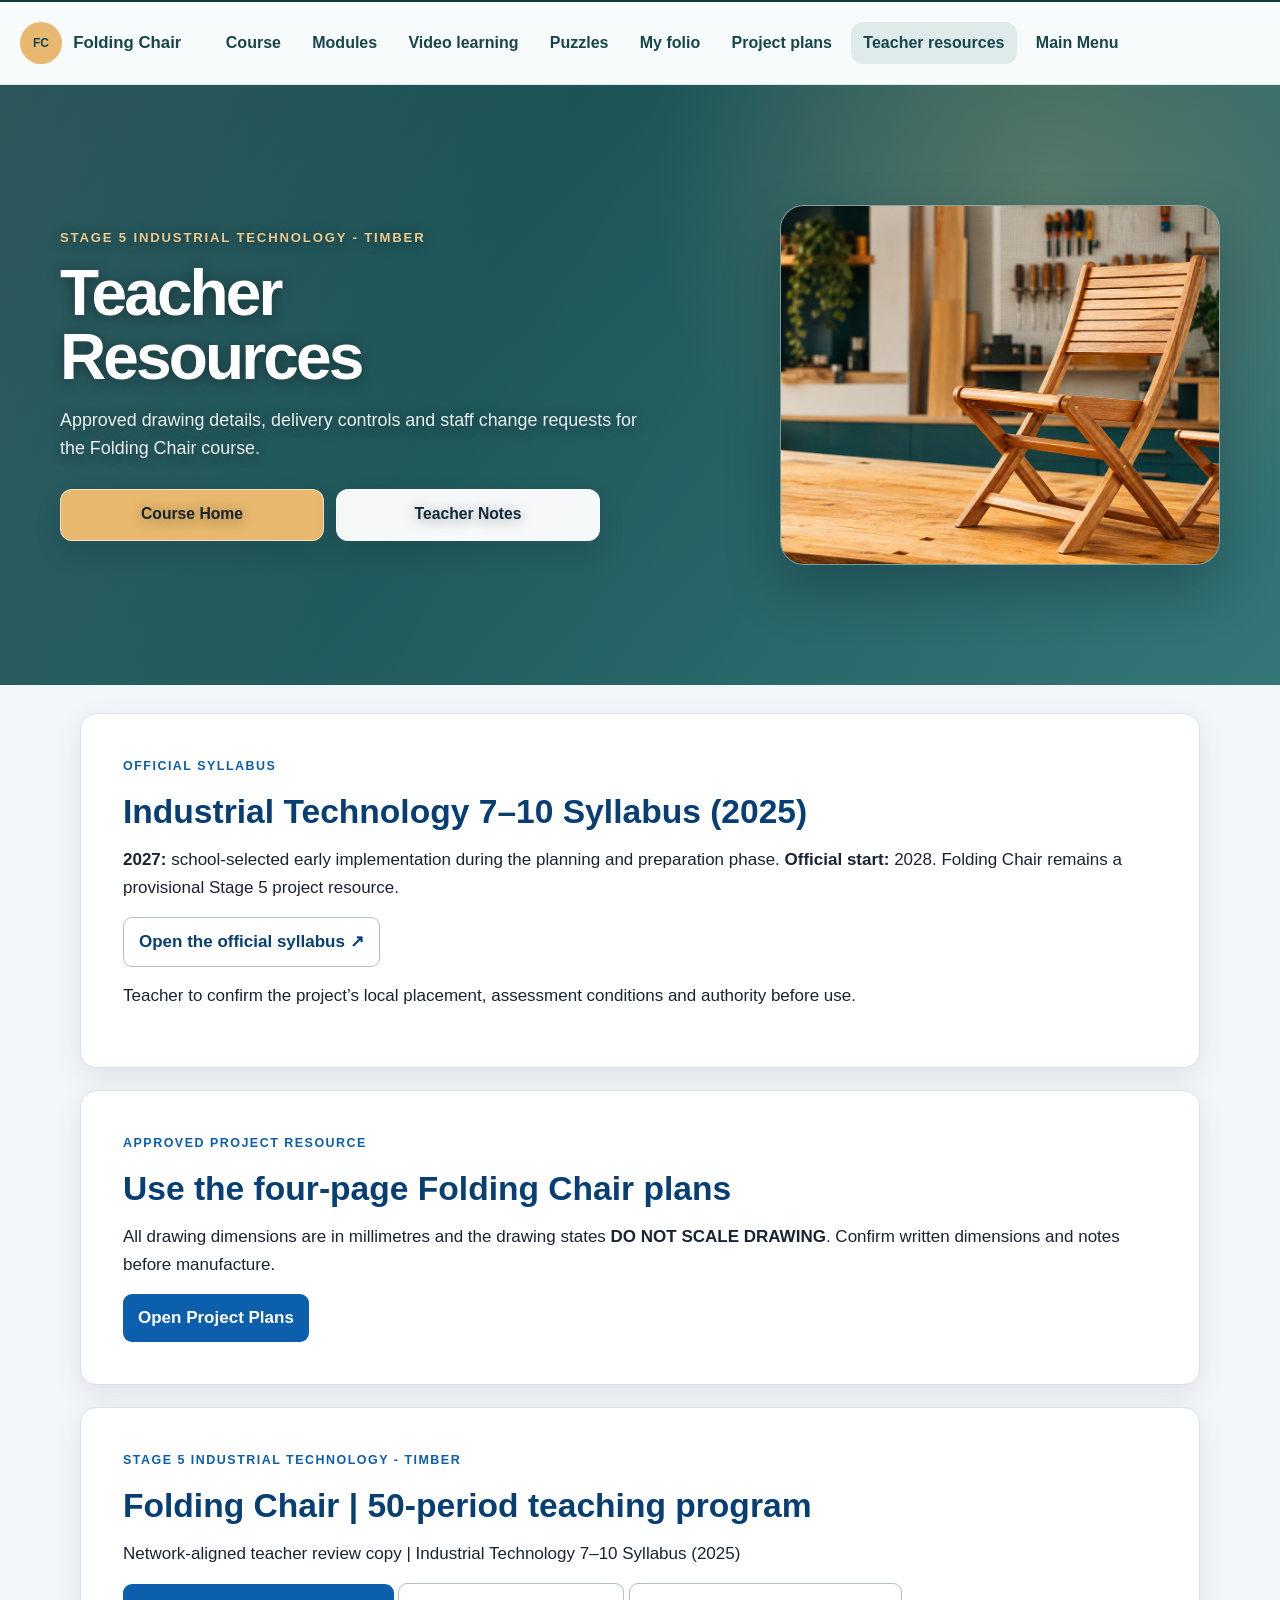
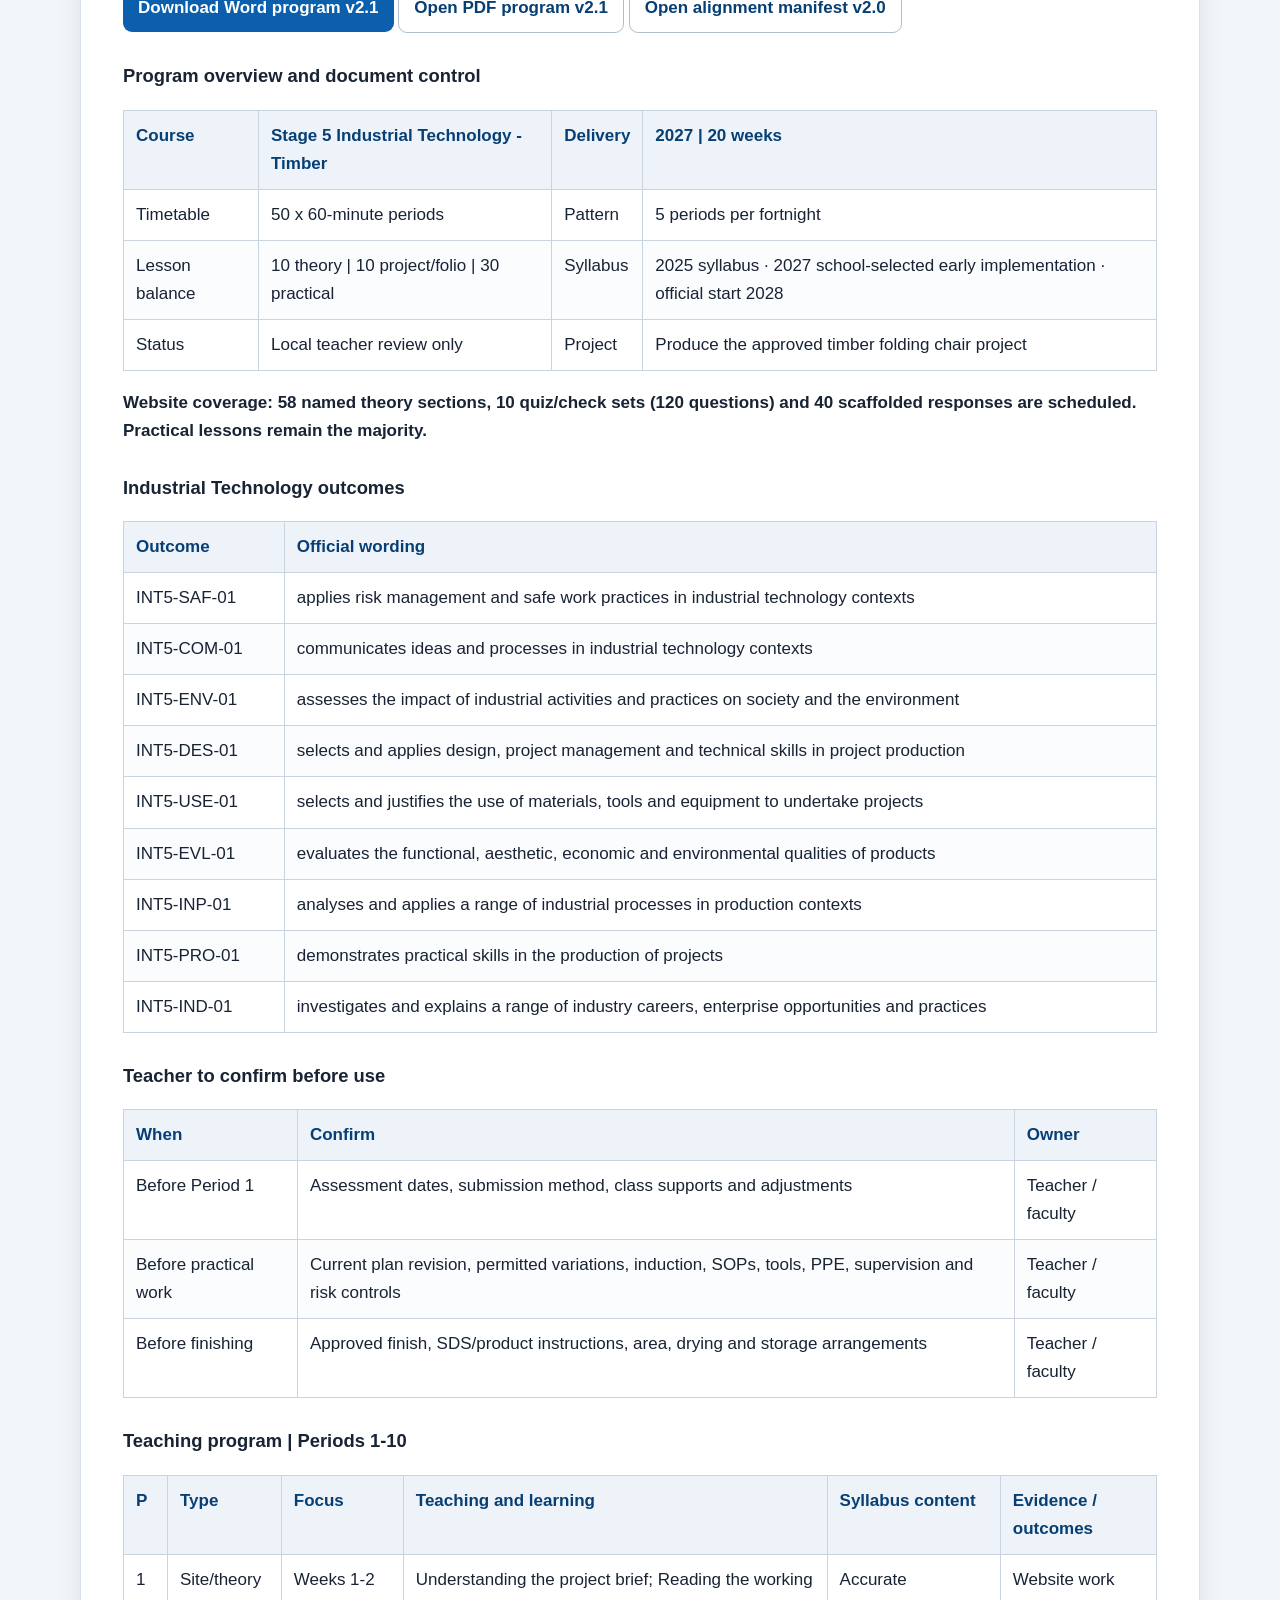
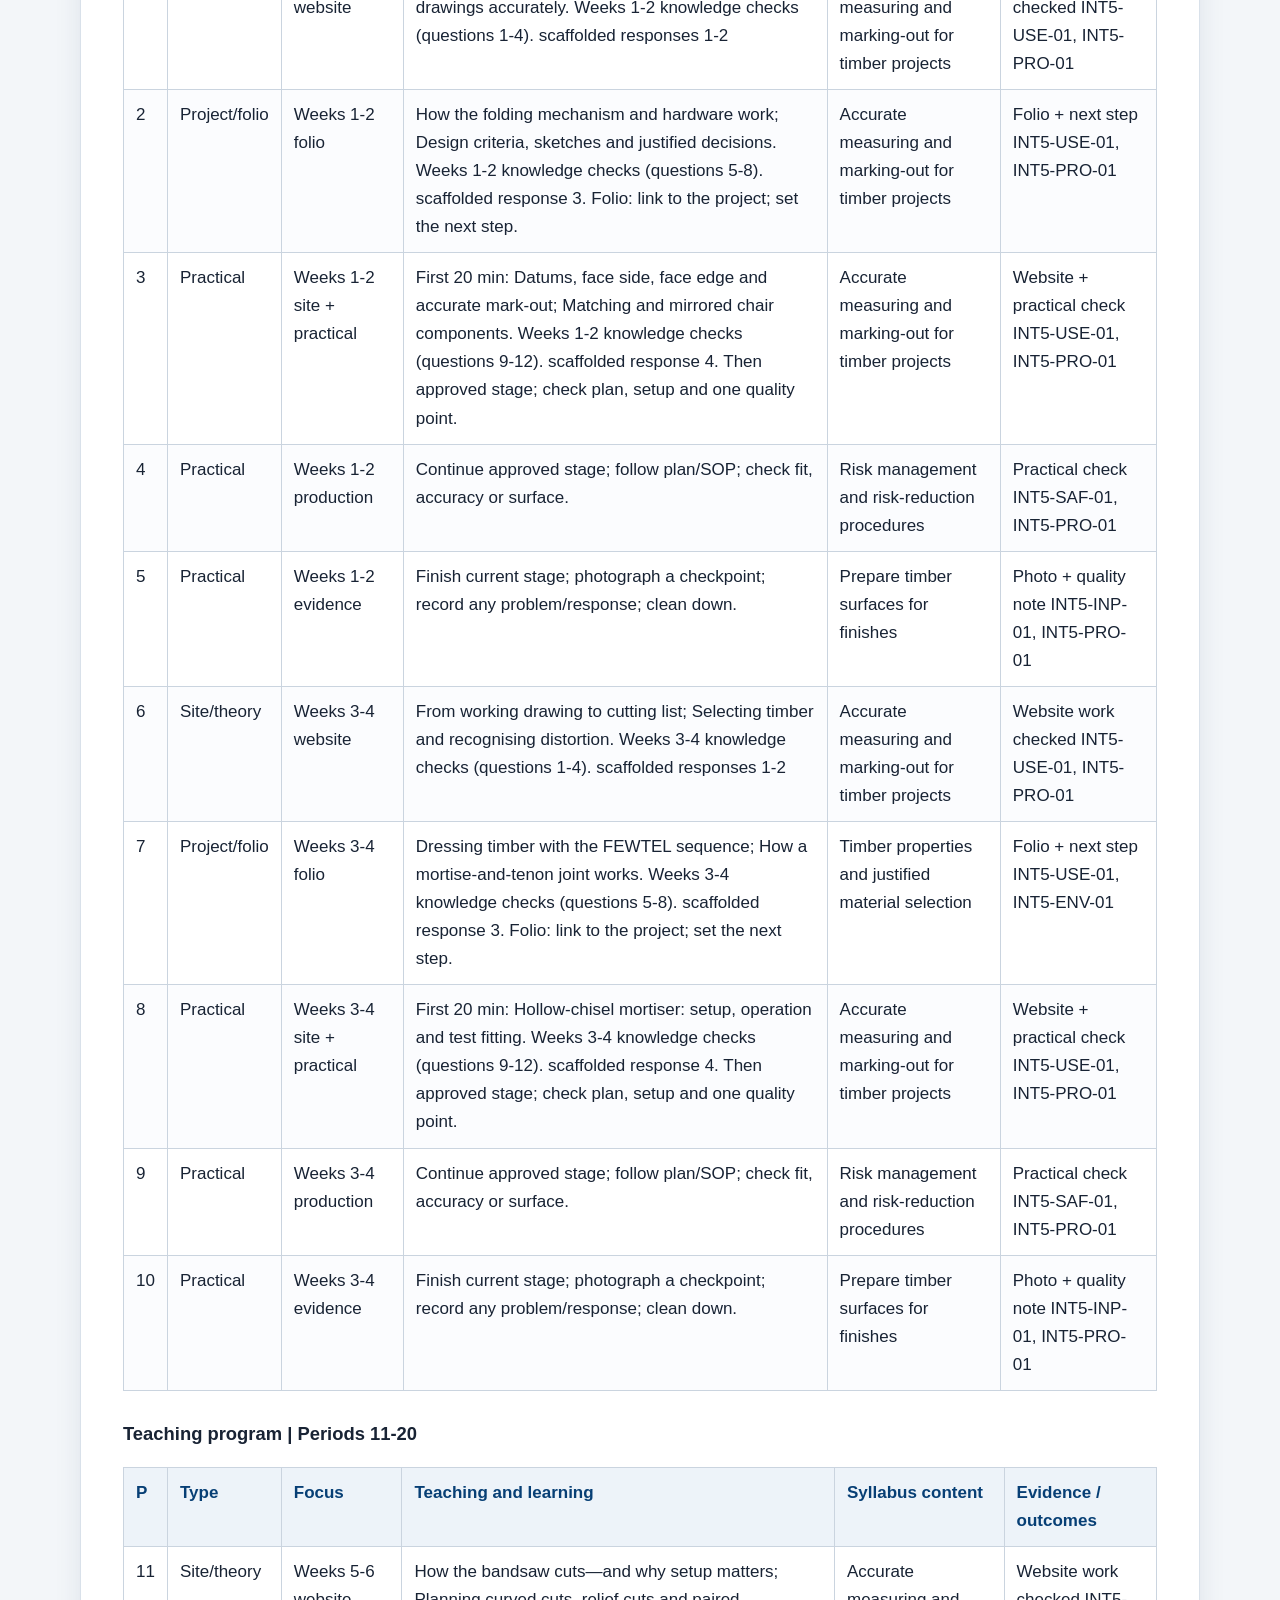
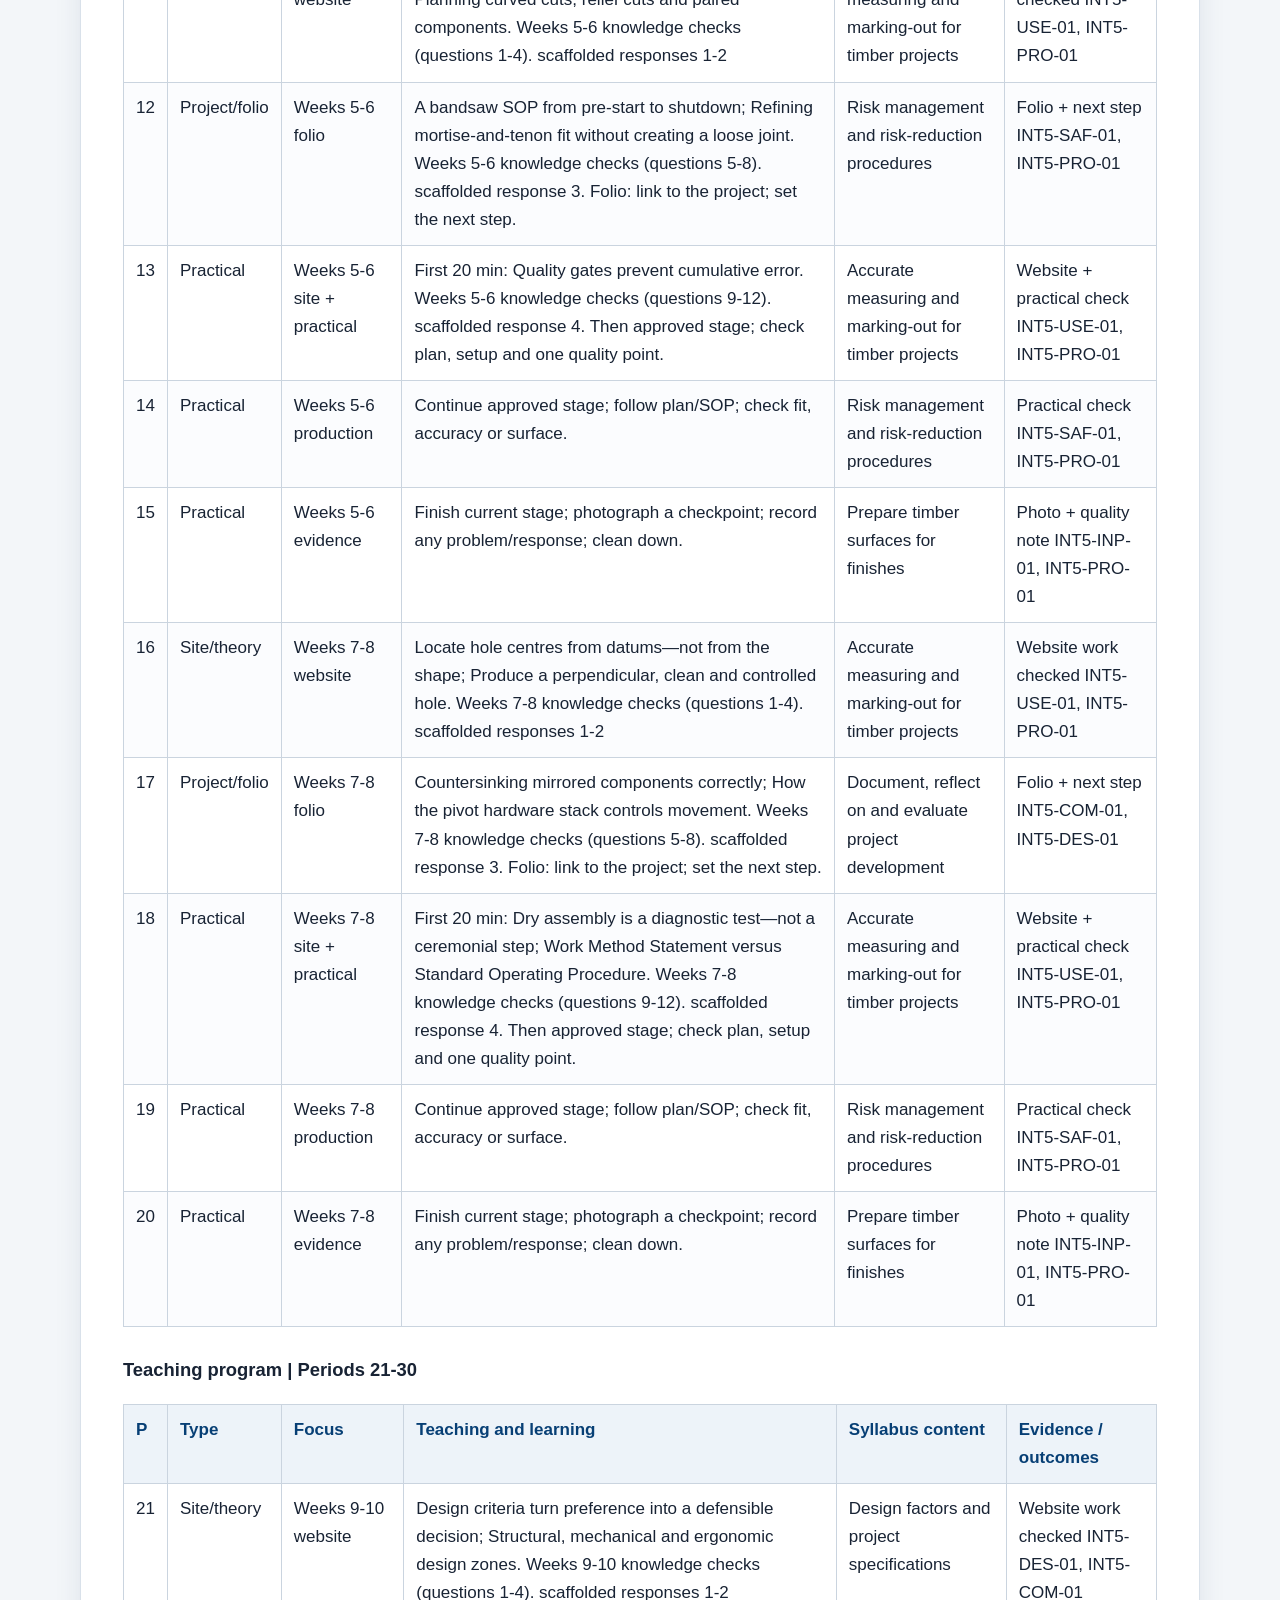
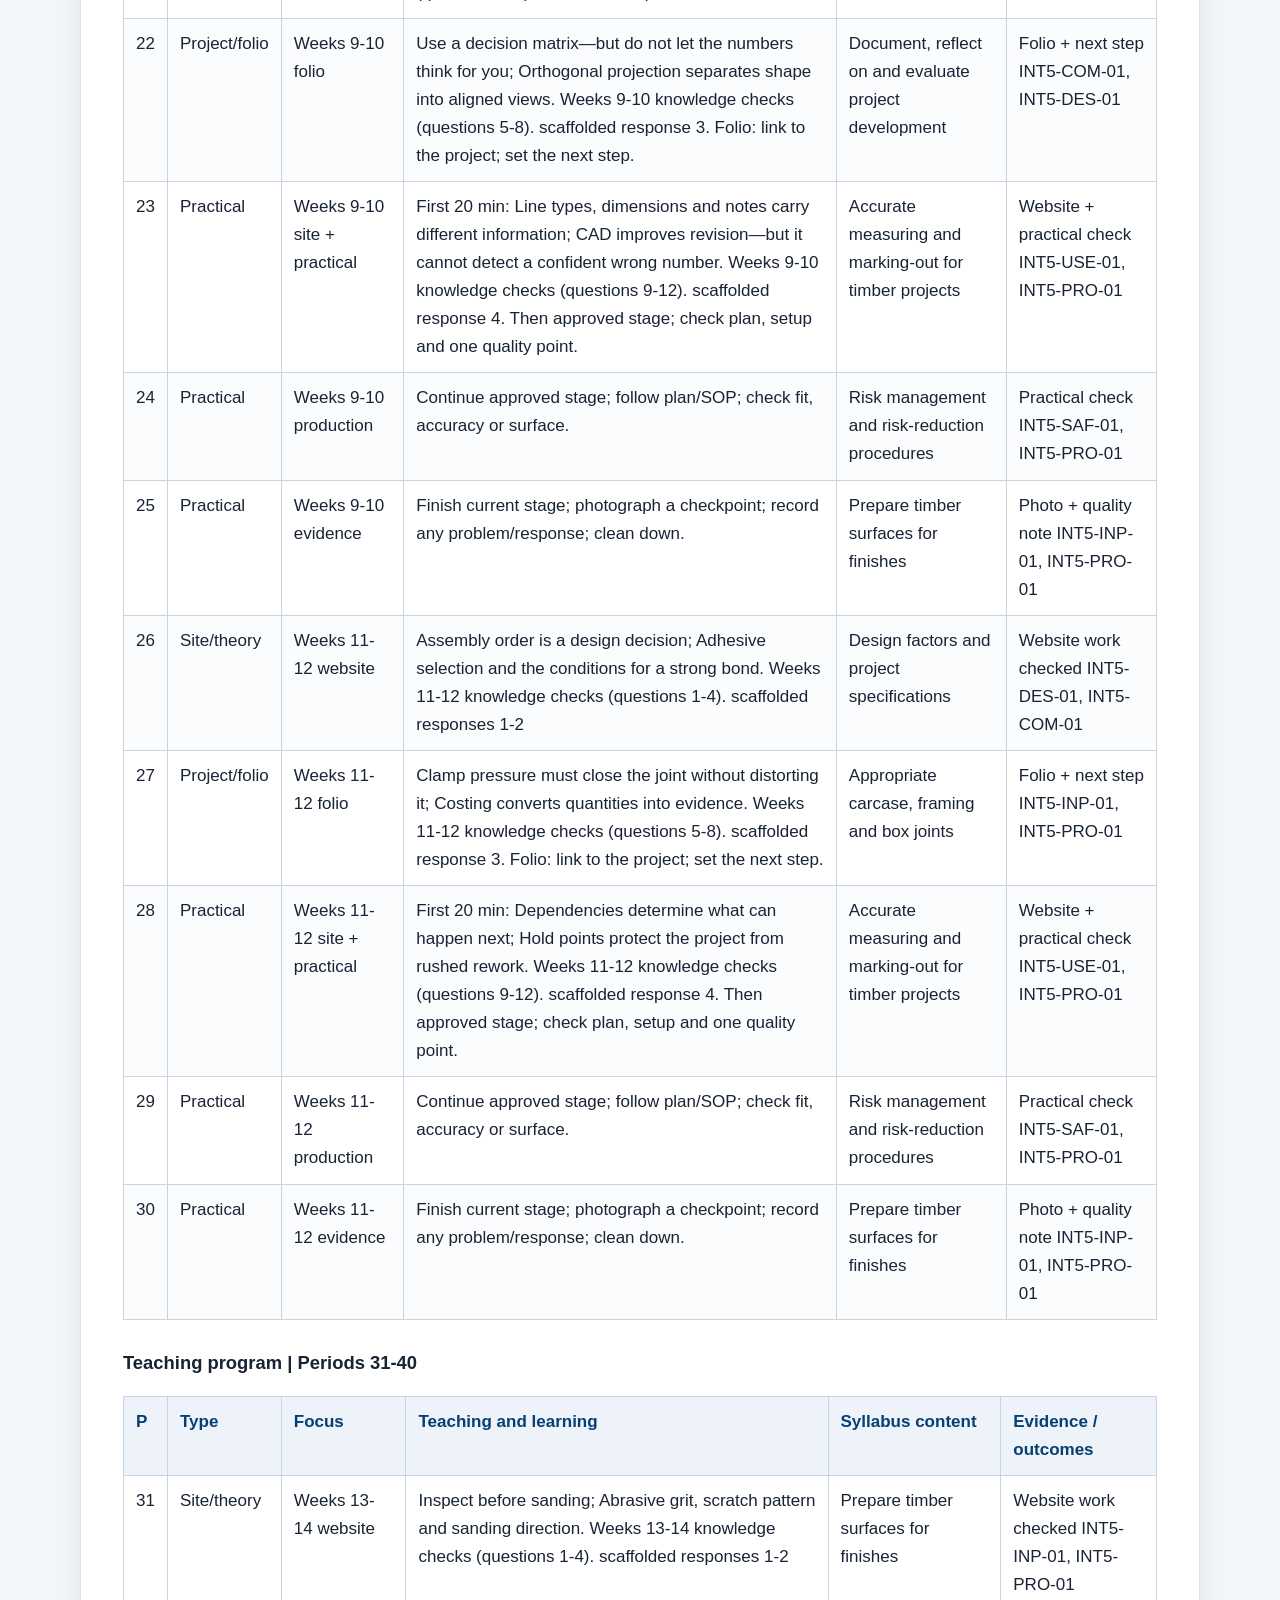
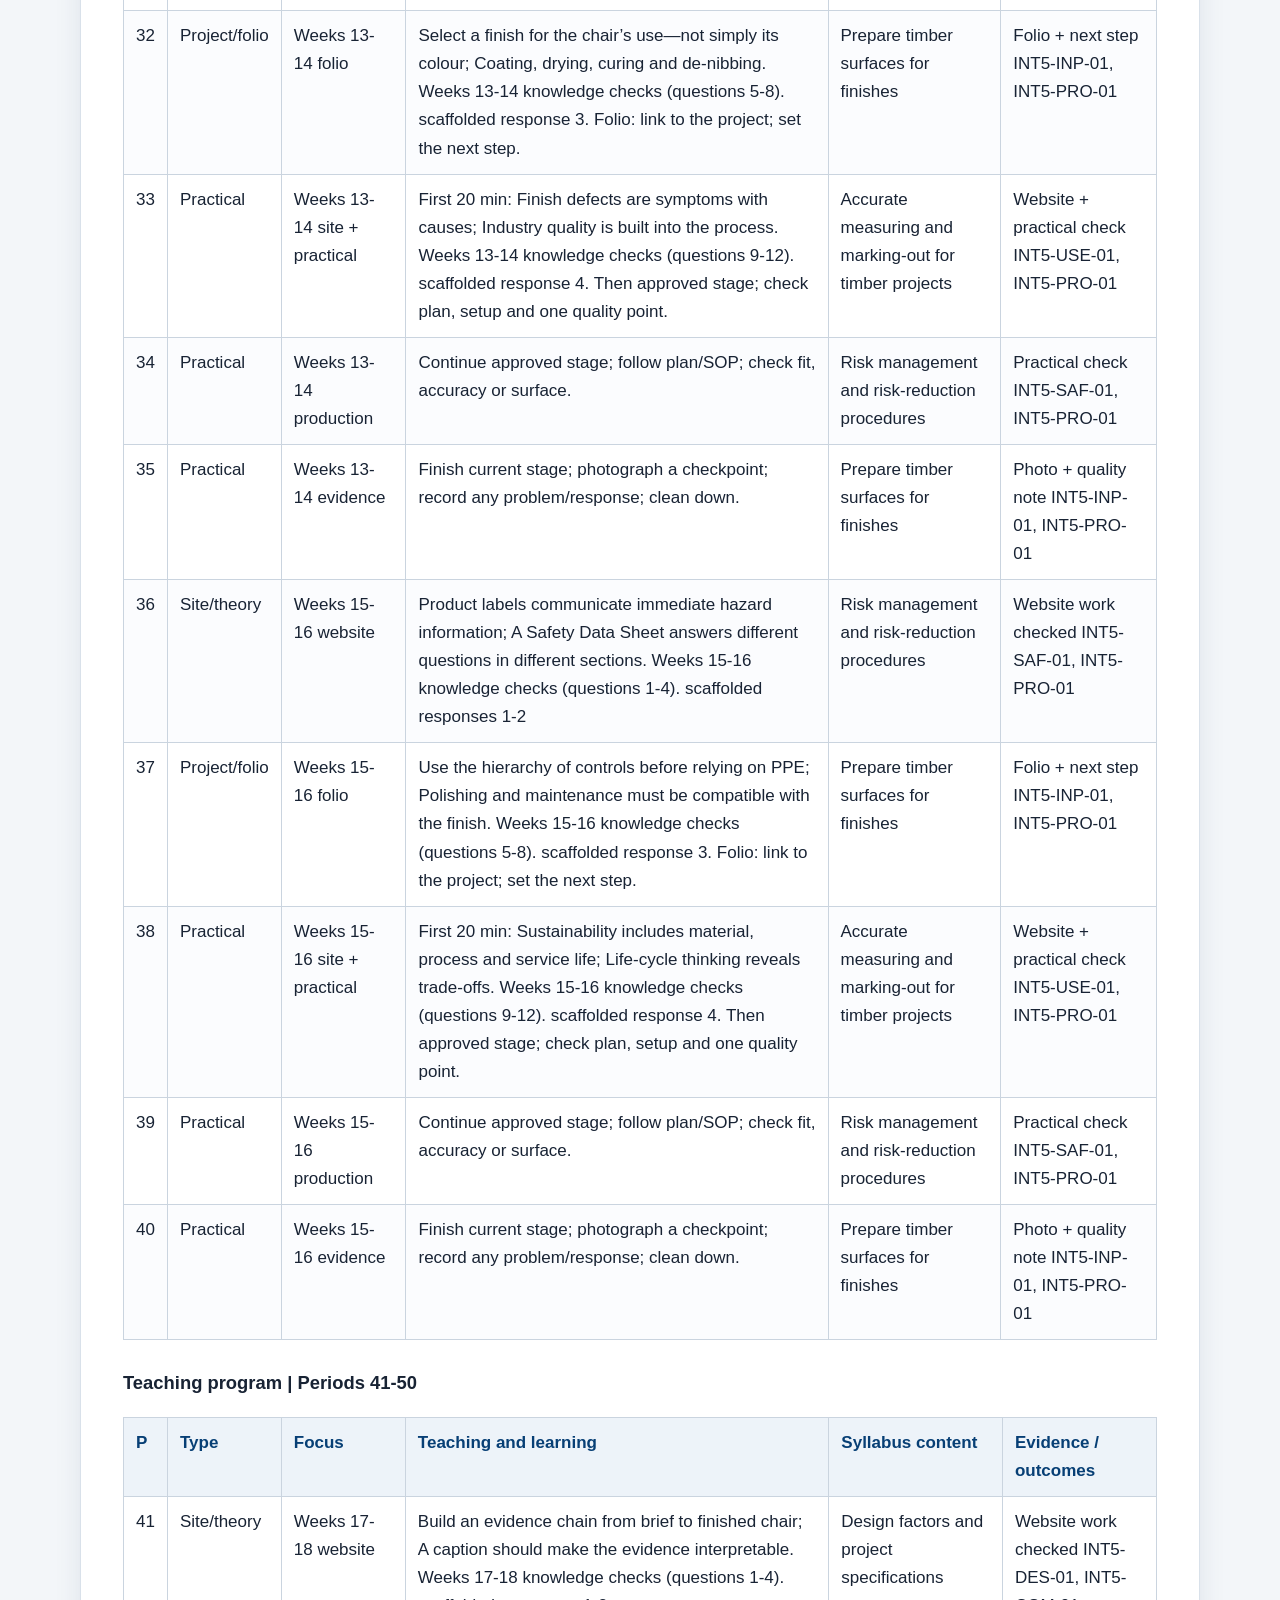
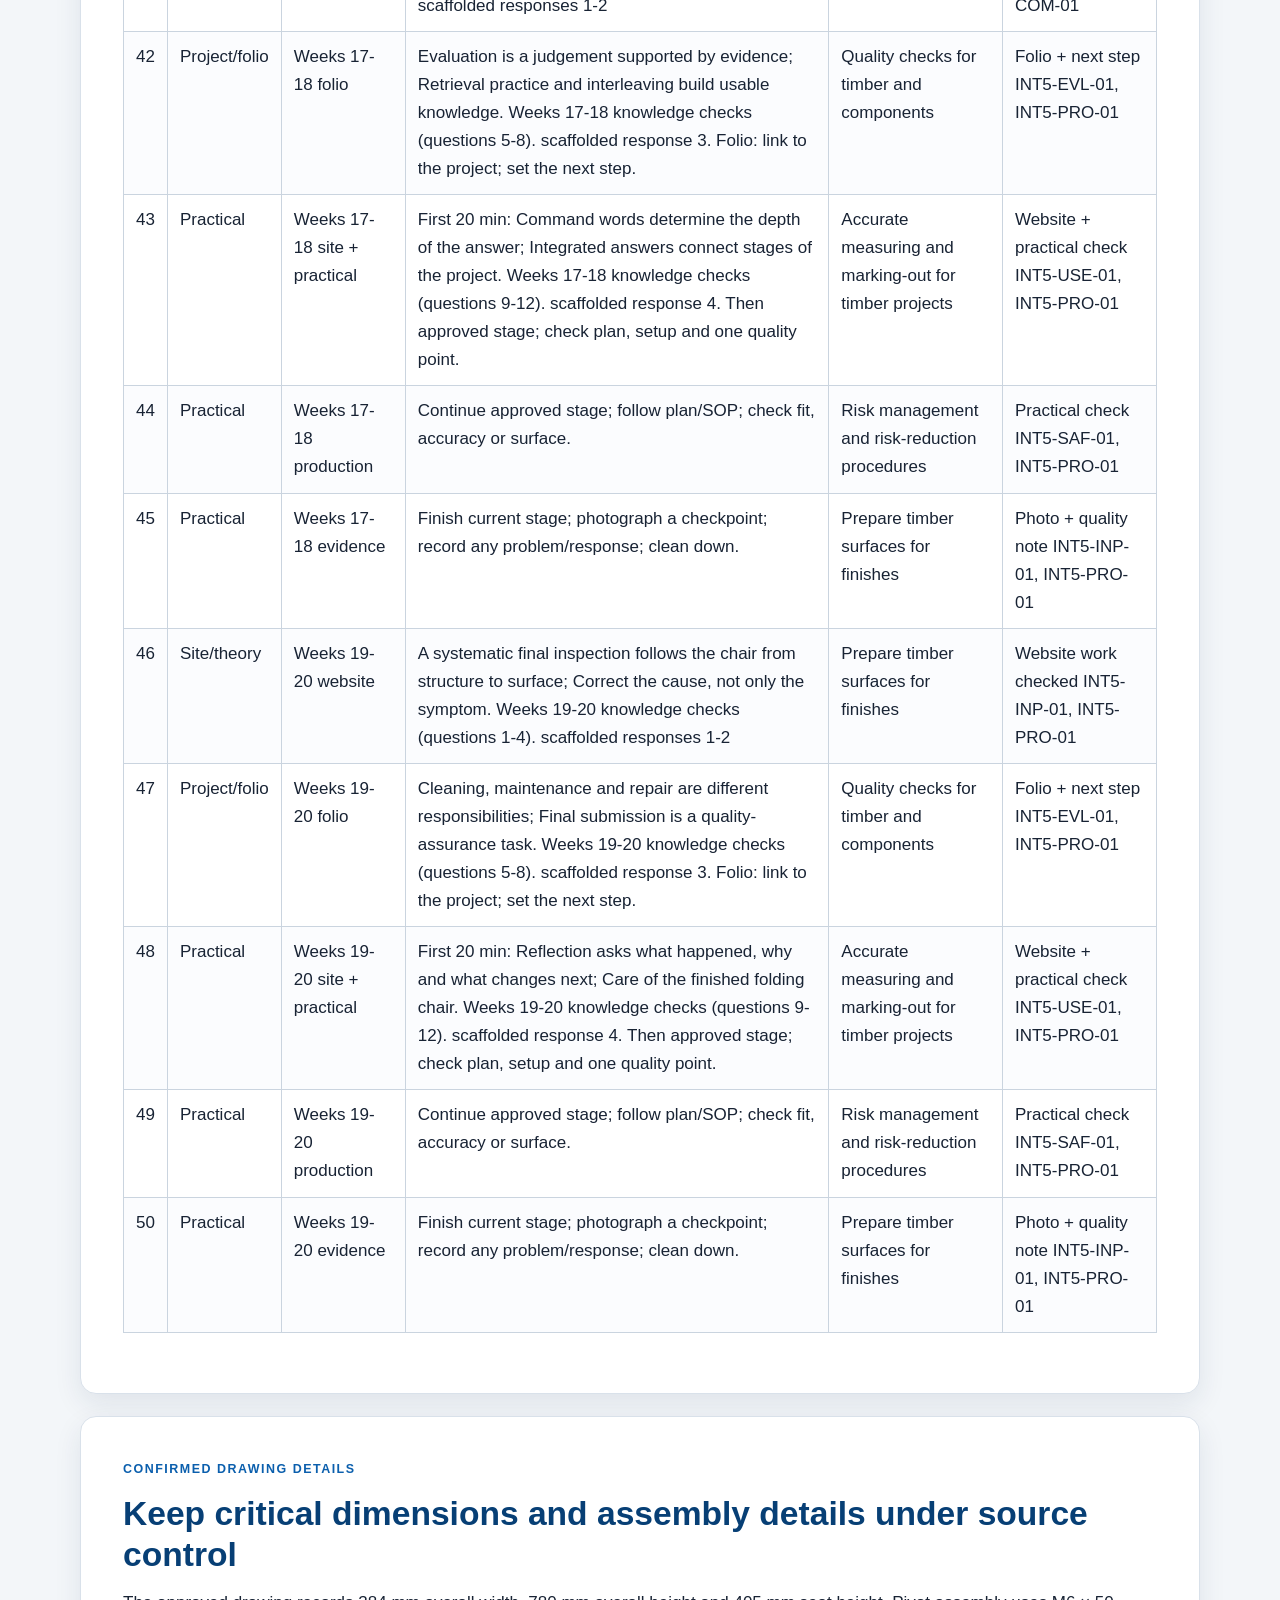
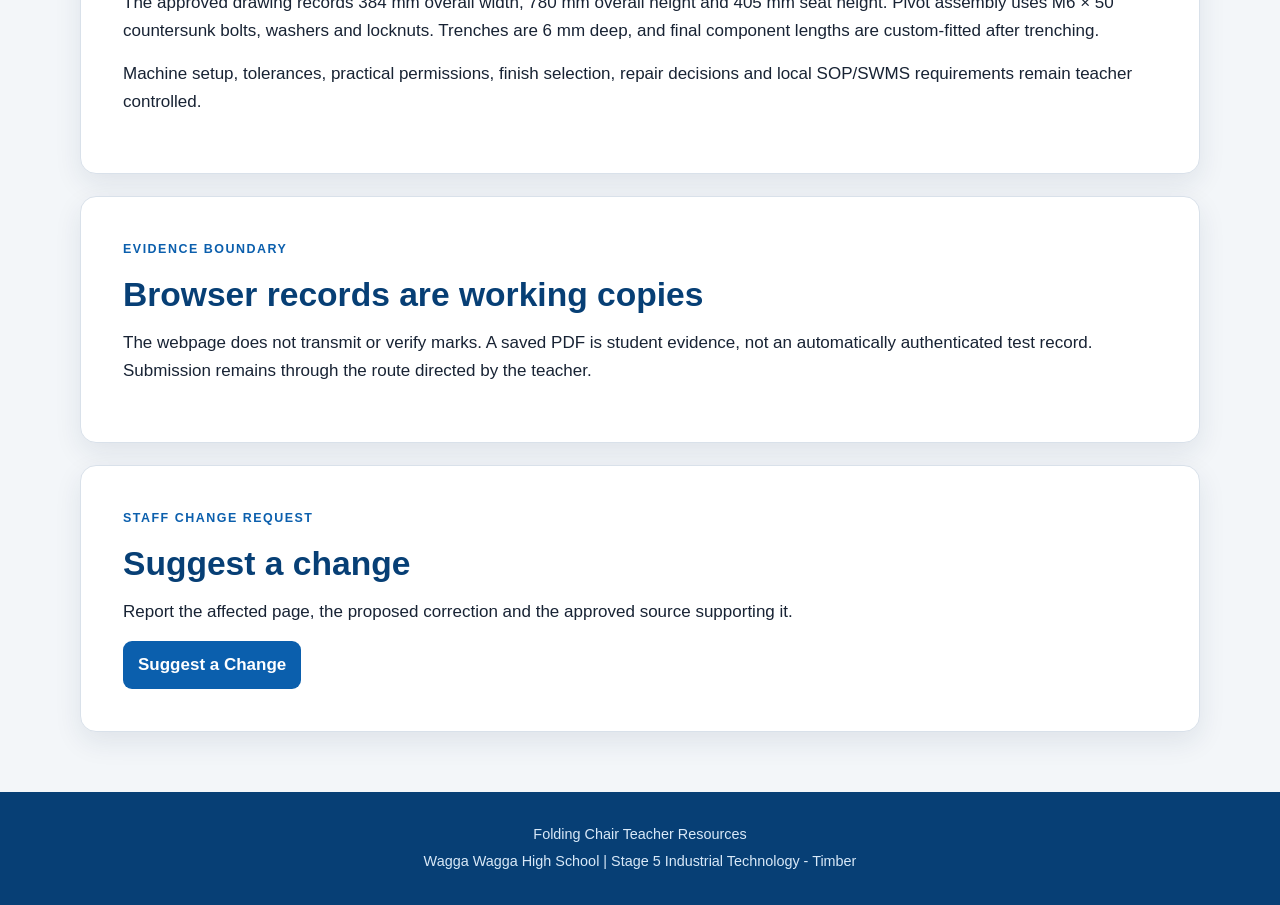
<file: teacher-resources.html>
<!doctype html>
<html lang="en-AU">
<head>
  <meta charset="utf-8">
  <meta name="viewport" content="width=device-width, initial-scale=1">
  <meta name="description" content="Teacher resources and delivery controls for the Stage 5 Timber Folding Chair course.">
  <title>Teacher Resources | Folding Chair</title>
  <link rel="stylesheet" href="styles/course.css">
  <link rel="stylesheet" href="shared/sister-site.css">
  <link rel="stylesheet" href="course-family-navigation.css?v=20260814" data-course-family-nav-styles>
  <link rel="stylesheet" href="course-family-hero.css">
  <script src="shared/hub-navigation.js?v=20260814" defer></script>
  </head>
<body>
  <a class="skip-link" href="#main-content">Skip to teacher resources</a>
  <header class="hero landing-hero sister-hero course-family-hero" style="--hero-start:#16464b;--hero-end:#2d7173;--hero-accent:#e7b86d">
    <div class="hero-inner course-family-hero-inner">
      <div class="hero-copy">
        <p class="eyebrow">Stage 5 Industrial Technology - Timber</p>
        <h1>Teacher Resources</h1>
        <p class="hero-subtitle">Approved drawing details, delivery controls and staff change requests for the Folding Chair course.</p>
        <div class="hero-actions">
          <a class="button-link" href="index.html">Course Home</a>
          <a class="button-link secondary" href="TEACHER-NOTES.txt" target="_blank" rel="noopener">Teacher Notes</a>
        </div>
      </div>
      <figure class="hero-showcase"><img class="hero-chair" src="assets/folding-chair-hero-v1.png" alt="Completed timber Folding Chair project" style="object-position:78% center !important"></figure>
    </div>
  </header>
  <main id="main-content" class="landing-main">
    <section class="card course-authority-note" aria-labelledby="official-syllabus-title">
      <p class="section-kicker">Official syllabus</p>
      <h2 id="official-syllabus-title">Industrial Technology 7–10 Syllabus (2025)</h2>
      <p><strong>2027:</strong> school-selected early implementation during the planning and preparation phase. <strong>Official start:</strong> 2028. Folding Chair remains a provisional Stage 5 project resource.</p>
      <p><a class="button-link secondary" href="https://curriculum.nsw.edu.au/learning-areas/tas/industrial-technology-7-10-2025/overview/course" target="_blank" rel="noopener">Open the official syllabus ↗</a></p>
      <p>Teacher to confirm the project’s local placement, assessment conditions and authority before use.</p>
    </section>
<section class="card">
      <p class="section-kicker">Approved project resource</p>
      <h2>Use the four-page Folding Chair plans</h2>
      <p>All drawing dimensions are in millimetres and the drawing states <strong>DO NOT SCALE DRAWING</strong>. Confirm written dimensions and notes before manufacture.</p>
      <a class="button-link" href="Folding-Chair-Project-Plans.pdf" target="_blank" rel="noopener">Open Project Plans</a>
    </section>
    <section id="program" class="card">
      <p class="section-kicker">STAGE 5 INDUSTRIAL TECHNOLOGY - TIMBER</p>
      <h2>Folding Chair | 50-period teaching program</h2>
      <p>Network-aligned teacher review copy | Industrial Technology 7–10 Syllabus (2025)</p>
      <div class="resource-actions">
        <a class="button-link" href="resources/teacher/Folding-Chair-50-Period-Teaching-Program-v2.1-Network-Benchmark.docx" download>Download Word program v2.1</a>
        <a class="button-link secondary" href="resources/teacher/Folding-Chair-50-Period-Teaching-Program-v2.1-Network-Benchmark.pdf" target="_blank" rel="noopener">Open PDF program v2.1</a>
        <a class="button-link secondary" href="resources/teacher/Folding-Chair-50-Period-Alignment-Manifest-v2.0.json" target="_blank" rel="noopener">Open alignment manifest v2.0</a>
      </div>
      <h3>Program overview and document control</h3>
      <div class="theory-table-wrap"><table class="theory-table"><thead><tr><th scope="col">Course</th><th scope="col">Stage 5 Industrial Technology - Timber</th><th scope="col">Delivery</th><th scope="col">2027 | 20 weeks</th></tr></thead><tbody>
        <tr><td>Timetable</td><td>50 x 60-minute periods</td><td>Pattern</td><td>5 periods per fortnight</td></tr>
        <tr><td>Lesson balance</td><td>10 theory | 10 project/folio | 30 practical</td><td>Syllabus</td><td>2025 syllabus · 2027 school-selected early implementation · official start 2028</td></tr>
        <tr><td>Status</td><td>Local teacher review only</td><td>Project</td><td>Produce the approved timber folding chair project</td></tr>
      </tbody></table></div>
      <p><strong>Website coverage: 58 named theory sections, 10 quiz/check sets (120 questions) and 40 scaffolded responses are scheduled. Practical lessons remain the majority.</strong></p>
      <h3>Industrial Technology outcomes</h3>
      <div class="theory-table-wrap"><table class="theory-table"><thead><tr><th scope="col">Outcome</th><th scope="col">Official wording</th></tr></thead><tbody>
        <tr><td>INT5-SAF-01</td><td>applies risk management and safe work practices in industrial technology contexts</td></tr>
        <tr><td>INT5-COM-01</td><td>communicates ideas and processes in industrial technology contexts</td></tr>
        <tr><td>INT5-ENV-01</td><td>assesses the impact of industrial activities and practices on society and the environment</td></tr>
        <tr><td>INT5-DES-01</td><td>selects and applies design, project management and technical skills in project production</td></tr>
        <tr><td>INT5-USE-01</td><td>selects and justifies the use of materials, tools and equipment to undertake projects</td></tr>
        <tr><td>INT5-EVL-01</td><td>evaluates the functional, aesthetic, economic and environmental qualities of products</td></tr>
        <tr><td>INT5-INP-01</td><td>analyses and applies a range of industrial processes in production contexts</td></tr>
        <tr><td>INT5-PRO-01</td><td>demonstrates practical skills in the production of projects</td></tr>
        <tr><td>INT5-IND-01</td><td>investigates and explains a range of industry careers, enterprise opportunities and practices</td></tr>
      </tbody></table></div>
      <h3>Teacher to confirm before use</h3>
      <div class="theory-table-wrap"><table class="theory-table"><thead><tr><th scope="col">When</th><th scope="col">Confirm</th><th scope="col">Owner</th></tr></thead><tbody>
        <tr><td>Before Period 1</td><td>Assessment dates, submission method, class supports and adjustments</td><td>Teacher / faculty</td></tr>
        <tr><td>Before practical work</td><td>Current plan revision, permitted variations, induction, SOPs, tools, PPE, supervision and risk controls</td><td>Teacher / faculty</td></tr>
        <tr><td>Before finishing</td><td>Approved finish, SDS/product instructions, area, drying and storage arrangements</td><td>Teacher / faculty</td></tr>
      </tbody></table></div>
      <h3>Teaching program | Periods 1-10</h3>
      <div class="theory-table-wrap"><table class="theory-table"><thead><tr><th scope="col">P</th><th scope="col">Type</th><th scope="col">Focus</th><th scope="col">Teaching and learning</th><th scope="col">Syllabus content</th><th scope="col">Evidence / outcomes</th></tr></thead><tbody>
        <tr><td>1</td><td>Site/theory</td><td>Weeks 1-2 website</td><td>Understanding the project brief; Reading the working drawings accurately. Weeks 1-2 knowledge checks (questions 1-4). scaffolded responses 1-2</td><td>Accurate measuring and marking-out for timber projects</td><td>Website work checked INT5-USE-01, INT5-PRO-01</td></tr>
        <tr><td>2</td><td>Project/folio</td><td>Weeks 1-2 folio</td><td>How the folding mechanism and hardware work; Design criteria, sketches and justified decisions. Weeks 1-2 knowledge checks (questions 5-8). scaffolded response 3. Folio: link to the project; set the next step.</td><td>Accurate measuring and marking-out for timber projects</td><td>Folio + next step INT5-USE-01, INT5-PRO-01</td></tr>
        <tr><td>3</td><td>Practical</td><td>Weeks 1-2 site + practical</td><td>First 20 min: Datums, face side, face edge and accurate mark-out; Matching and mirrored chair components. Weeks 1-2 knowledge checks (questions 9-12). scaffolded response 4. Then approved stage; check plan, setup and one quality point.</td><td>Accurate measuring and marking-out for timber projects</td><td>Website + practical check INT5-USE-01, INT5-PRO-01</td></tr>
        <tr><td>4</td><td>Practical</td><td>Weeks 1-2 production</td><td>Continue approved stage; follow plan/SOP; check fit, accuracy or surface.</td><td>Risk management and risk-reduction procedures</td><td>Practical check INT5-SAF-01, INT5-PRO-01</td></tr>
        <tr><td>5</td><td>Practical</td><td>Weeks 1-2 evidence</td><td>Finish current stage; photograph a checkpoint; record any problem/response; clean down.</td><td>Prepare timber surfaces for finishes</td><td>Photo + quality note INT5-INP-01, INT5-PRO-01</td></tr>
        <tr><td>6</td><td>Site/theory</td><td>Weeks 3-4 website</td><td>From working drawing to cutting list; Selecting timber and recognising distortion. Weeks 3-4 knowledge checks (questions 1-4). scaffolded responses 1-2</td><td>Accurate measuring and marking-out for timber projects</td><td>Website work checked INT5-USE-01, INT5-PRO-01</td></tr>
        <tr><td>7</td><td>Project/folio</td><td>Weeks 3-4 folio</td><td>Dressing timber with the FEWTEL sequence; How a mortise-and-tenon joint works. Weeks 3-4 knowledge checks (questions 5-8). scaffolded response 3. Folio: link to the project; set the next step.</td><td>Timber properties and justified material selection</td><td>Folio + next step INT5-USE-01, INT5-ENV-01</td></tr>
        <tr><td>8</td><td>Practical</td><td>Weeks 3-4 site + practical</td><td>First 20 min: Hollow-chisel mortiser: setup, operation and test fitting. Weeks 3-4 knowledge checks (questions 9-12). scaffolded response 4. Then approved stage; check plan, setup and one quality point.</td><td>Accurate measuring and marking-out for timber projects</td><td>Website + practical check INT5-USE-01, INT5-PRO-01</td></tr>
        <tr><td>9</td><td>Practical</td><td>Weeks 3-4 production</td><td>Continue approved stage; follow plan/SOP; check fit, accuracy or surface.</td><td>Risk management and risk-reduction procedures</td><td>Practical check INT5-SAF-01, INT5-PRO-01</td></tr>
        <tr><td>10</td><td>Practical</td><td>Weeks 3-4 evidence</td><td>Finish current stage; photograph a checkpoint; record any problem/response; clean down.</td><td>Prepare timber surfaces for finishes</td><td>Photo + quality note INT5-INP-01, INT5-PRO-01</td></tr>
      </tbody></table></div>
      <h3>Teaching program | Periods 11-20</h3>
      <div class="theory-table-wrap"><table class="theory-table"><thead><tr><th scope="col">P</th><th scope="col">Type</th><th scope="col">Focus</th><th scope="col">Teaching and learning</th><th scope="col">Syllabus content</th><th scope="col">Evidence / outcomes</th></tr></thead><tbody>
        <tr><td>11</td><td>Site/theory</td><td>Weeks 5-6 website</td><td>How the bandsaw cuts—and why setup matters; Planning curved cuts, relief cuts and paired components. Weeks 5-6 knowledge checks (questions 1-4). scaffolded responses 1-2</td><td>Accurate measuring and marking-out for timber projects</td><td>Website work checked INT5-USE-01, INT5-PRO-01</td></tr>
        <tr><td>12</td><td>Project/folio</td><td>Weeks 5-6 folio</td><td>A bandsaw SOP from pre-start to shutdown; Refining mortise-and-tenon fit without creating a loose joint. Weeks 5-6 knowledge checks (questions 5-8). scaffolded response 3. Folio: link to the project; set the next step.</td><td>Risk management and risk-reduction procedures</td><td>Folio + next step INT5-SAF-01, INT5-PRO-01</td></tr>
        <tr><td>13</td><td>Practical</td><td>Weeks 5-6 site + practical</td><td>First 20 min: Quality gates prevent cumulative error. Weeks 5-6 knowledge checks (questions 9-12). scaffolded response 4. Then approved stage; check plan, setup and one quality point.</td><td>Accurate measuring and marking-out for timber projects</td><td>Website + practical check INT5-USE-01, INT5-PRO-01</td></tr>
        <tr><td>14</td><td>Practical</td><td>Weeks 5-6 production</td><td>Continue approved stage; follow plan/SOP; check fit, accuracy or surface.</td><td>Risk management and risk-reduction procedures</td><td>Practical check INT5-SAF-01, INT5-PRO-01</td></tr>
        <tr><td>15</td><td>Practical</td><td>Weeks 5-6 evidence</td><td>Finish current stage; photograph a checkpoint; record any problem/response; clean down.</td><td>Prepare timber surfaces for finishes</td><td>Photo + quality note INT5-INP-01, INT5-PRO-01</td></tr>
        <tr><td>16</td><td>Site/theory</td><td>Weeks 7-8 website</td><td>Locate hole centres from datums—not from the shape; Produce a perpendicular, clean and controlled hole. Weeks 7-8 knowledge checks (questions 1-4). scaffolded responses 1-2</td><td>Accurate measuring and marking-out for timber projects</td><td>Website work checked INT5-USE-01, INT5-PRO-01</td></tr>
        <tr><td>17</td><td>Project/folio</td><td>Weeks 7-8 folio</td><td>Countersinking mirrored components correctly; How the pivot hardware stack controls movement. Weeks 7-8 knowledge checks (questions 5-8). scaffolded response 3. Folio: link to the project; set the next step.</td><td>Document, reflect on and evaluate project development</td><td>Folio + next step INT5-COM-01, INT5-DES-01</td></tr>
        <tr><td>18</td><td>Practical</td><td>Weeks 7-8 site + practical</td><td>First 20 min: Dry assembly is a diagnostic test—not a ceremonial step; Work Method Statement versus Standard Operating Procedure. Weeks 7-8 knowledge checks (questions 9-12). scaffolded response 4. Then approved stage; check plan, setup and one quality point.</td><td>Accurate measuring and marking-out for timber projects</td><td>Website + practical check INT5-USE-01, INT5-PRO-01</td></tr>
        <tr><td>19</td><td>Practical</td><td>Weeks 7-8 production</td><td>Continue approved stage; follow plan/SOP; check fit, accuracy or surface.</td><td>Risk management and risk-reduction procedures</td><td>Practical check INT5-SAF-01, INT5-PRO-01</td></tr>
        <tr><td>20</td><td>Practical</td><td>Weeks 7-8 evidence</td><td>Finish current stage; photograph a checkpoint; record any problem/response; clean down.</td><td>Prepare timber surfaces for finishes</td><td>Photo + quality note INT5-INP-01, INT5-PRO-01</td></tr>
      </tbody></table></div>
      <h3>Teaching program | Periods 21-30</h3>
      <div class="theory-table-wrap"><table class="theory-table"><thead><tr><th scope="col">P</th><th scope="col">Type</th><th scope="col">Focus</th><th scope="col">Teaching and learning</th><th scope="col">Syllabus content</th><th scope="col">Evidence / outcomes</th></tr></thead><tbody>
        <tr><td>21</td><td>Site/theory</td><td>Weeks 9-10 website</td><td>Design criteria turn preference into a defensible decision; Structural, mechanical and ergonomic design zones. Weeks 9-10 knowledge checks (questions 1-4). scaffolded responses 1-2</td><td>Design factors and project specifications</td><td>Website work checked INT5-DES-01, INT5-COM-01</td></tr>
        <tr><td>22</td><td>Project/folio</td><td>Weeks 9-10 folio</td><td>Use a decision matrix—but do not let the numbers think for you; Orthogonal projection separates shape into aligned views. Weeks 9-10 knowledge checks (questions 5-8). scaffolded response 3. Folio: link to the project; set the next step.</td><td>Document, reflect on and evaluate project development</td><td>Folio + next step INT5-COM-01, INT5-DES-01</td></tr>
        <tr><td>23</td><td>Practical</td><td>Weeks 9-10 site + practical</td><td>First 20 min: Line types, dimensions and notes carry different information; CAD improves revision—but it cannot detect a confident wrong number. Weeks 9-10 knowledge checks (questions 9-12). scaffolded response 4. Then approved stage; check plan, setup and one quality point.</td><td>Accurate measuring and marking-out for timber projects</td><td>Website + practical check INT5-USE-01, INT5-PRO-01</td></tr>
        <tr><td>24</td><td>Practical</td><td>Weeks 9-10 production</td><td>Continue approved stage; follow plan/SOP; check fit, accuracy or surface.</td><td>Risk management and risk-reduction procedures</td><td>Practical check INT5-SAF-01, INT5-PRO-01</td></tr>
        <tr><td>25</td><td>Practical</td><td>Weeks 9-10 evidence</td><td>Finish current stage; photograph a checkpoint; record any problem/response; clean down.</td><td>Prepare timber surfaces for finishes</td><td>Photo + quality note INT5-INP-01, INT5-PRO-01</td></tr>
        <tr><td>26</td><td>Site/theory</td><td>Weeks 11-12 website</td><td>Assembly order is a design decision; Adhesive selection and the conditions for a strong bond. Weeks 11-12 knowledge checks (questions 1-4). scaffolded responses 1-2</td><td>Design factors and project specifications</td><td>Website work checked INT5-DES-01, INT5-COM-01</td></tr>
        <tr><td>27</td><td>Project/folio</td><td>Weeks 11-12 folio</td><td>Clamp pressure must close the joint without distorting it; Costing converts quantities into evidence. Weeks 11-12 knowledge checks (questions 5-8). scaffolded response 3. Folio: link to the project; set the next step.</td><td>Appropriate carcase, framing and box joints</td><td>Folio + next step INT5-INP-01, INT5-PRO-01</td></tr>
        <tr><td>28</td><td>Practical</td><td>Weeks 11-12 site + practical</td><td>First 20 min: Dependencies determine what can happen next; Hold points protect the project from rushed rework. Weeks 11-12 knowledge checks (questions 9-12). scaffolded response 4. Then approved stage; check plan, setup and one quality point.</td><td>Accurate measuring and marking-out for timber projects</td><td>Website + practical check INT5-USE-01, INT5-PRO-01</td></tr>
        <tr><td>29</td><td>Practical</td><td>Weeks 11-12 production</td><td>Continue approved stage; follow plan/SOP; check fit, accuracy or surface.</td><td>Risk management and risk-reduction procedures</td><td>Practical check INT5-SAF-01, INT5-PRO-01</td></tr>
        <tr><td>30</td><td>Practical</td><td>Weeks 11-12 evidence</td><td>Finish current stage; photograph a checkpoint; record any problem/response; clean down.</td><td>Prepare timber surfaces for finishes</td><td>Photo + quality note INT5-INP-01, INT5-PRO-01</td></tr>
      </tbody></table></div>
      <h3>Teaching program | Periods 31-40</h3>
      <div class="theory-table-wrap"><table class="theory-table"><thead><tr><th scope="col">P</th><th scope="col">Type</th><th scope="col">Focus</th><th scope="col">Teaching and learning</th><th scope="col">Syllabus content</th><th scope="col">Evidence / outcomes</th></tr></thead><tbody>
        <tr><td>31</td><td>Site/theory</td><td>Weeks 13-14 website</td><td>Inspect before sanding; Abrasive grit, scratch pattern and sanding direction. Weeks 13-14 knowledge checks (questions 1-4). scaffolded responses 1-2</td><td>Prepare timber surfaces for finishes</td><td>Website work checked INT5-INP-01, INT5-PRO-01</td></tr>
        <tr><td>32</td><td>Project/folio</td><td>Weeks 13-14 folio</td><td>Select a finish for the chair’s use—not simply its colour; Coating, drying, curing and de-nibbing. Weeks 13-14 knowledge checks (questions 5-8). scaffolded response 3. Folio: link to the project; set the next step.</td><td>Prepare timber surfaces for finishes</td><td>Folio + next step INT5-INP-01, INT5-PRO-01</td></tr>
        <tr><td>33</td><td>Practical</td><td>Weeks 13-14 site + practical</td><td>First 20 min: Finish defects are symptoms with causes; Industry quality is built into the process. Weeks 13-14 knowledge checks (questions 9-12). scaffolded response 4. Then approved stage; check plan, setup and one quality point.</td><td>Accurate measuring and marking-out for timber projects</td><td>Website + practical check INT5-USE-01, INT5-PRO-01</td></tr>
        <tr><td>34</td><td>Practical</td><td>Weeks 13-14 production</td><td>Continue approved stage; follow plan/SOP; check fit, accuracy or surface.</td><td>Risk management and risk-reduction procedures</td><td>Practical check INT5-SAF-01, INT5-PRO-01</td></tr>
        <tr><td>35</td><td>Practical</td><td>Weeks 13-14 evidence</td><td>Finish current stage; photograph a checkpoint; record any problem/response; clean down.</td><td>Prepare timber surfaces for finishes</td><td>Photo + quality note INT5-INP-01, INT5-PRO-01</td></tr>
        <tr><td>36</td><td>Site/theory</td><td>Weeks 15-16 website</td><td>Product labels communicate immediate hazard information; A Safety Data Sheet answers different questions in different sections. Weeks 15-16 knowledge checks (questions 1-4). scaffolded responses 1-2</td><td>Risk management and risk-reduction procedures</td><td>Website work checked INT5-SAF-01, INT5-PRO-01</td></tr>
        <tr><td>37</td><td>Project/folio</td><td>Weeks 15-16 folio</td><td>Use the hierarchy of controls before relying on PPE; Polishing and maintenance must be compatible with the finish. Weeks 15-16 knowledge checks (questions 5-8). scaffolded response 3. Folio: link to the project; set the next step.</td><td>Prepare timber surfaces for finishes</td><td>Folio + next step INT5-INP-01, INT5-PRO-01</td></tr>
        <tr><td>38</td><td>Practical</td><td>Weeks 15-16 site + practical</td><td>First 20 min: Sustainability includes material, process and service life; Life-cycle thinking reveals trade-offs. Weeks 15-16 knowledge checks (questions 9-12). scaffolded response 4. Then approved stage; check plan, setup and one quality point.</td><td>Accurate measuring and marking-out for timber projects</td><td>Website + practical check INT5-USE-01, INT5-PRO-01</td></tr>
        <tr><td>39</td><td>Practical</td><td>Weeks 15-16 production</td><td>Continue approved stage; follow plan/SOP; check fit, accuracy or surface.</td><td>Risk management and risk-reduction procedures</td><td>Practical check INT5-SAF-01, INT5-PRO-01</td></tr>
        <tr><td>40</td><td>Practical</td><td>Weeks 15-16 evidence</td><td>Finish current stage; photograph a checkpoint; record any problem/response; clean down.</td><td>Prepare timber surfaces for finishes</td><td>Photo + quality note INT5-INP-01, INT5-PRO-01</td></tr>
      </tbody></table></div>
      <h3>Teaching program | Periods 41-50</h3>
      <div class="theory-table-wrap"><table class="theory-table"><thead><tr><th scope="col">P</th><th scope="col">Type</th><th scope="col">Focus</th><th scope="col">Teaching and learning</th><th scope="col">Syllabus content</th><th scope="col">Evidence / outcomes</th></tr></thead><tbody>
        <tr><td>41</td><td>Site/theory</td><td>Weeks 17-18 website</td><td>Build an evidence chain from brief to finished chair; A caption should make the evidence interpretable. Weeks 17-18 knowledge checks (questions 1-4). scaffolded responses 1-2</td><td>Design factors and project specifications</td><td>Website work checked INT5-DES-01, INT5-COM-01</td></tr>
        <tr><td>42</td><td>Project/folio</td><td>Weeks 17-18 folio</td><td>Evaluation is a judgement supported by evidence; Retrieval practice and interleaving build usable knowledge. Weeks 17-18 knowledge checks (questions 5-8). scaffolded response 3. Folio: link to the project; set the next step.</td><td>Quality checks for timber and components</td><td>Folio + next step INT5-EVL-01, INT5-PRO-01</td></tr>
        <tr><td>43</td><td>Practical</td><td>Weeks 17-18 site + practical</td><td>First 20 min: Command words determine the depth of the answer; Integrated answers connect stages of the project. Weeks 17-18 knowledge checks (questions 9-12). scaffolded response 4. Then approved stage; check plan, setup and one quality point.</td><td>Accurate measuring and marking-out for timber projects</td><td>Website + practical check INT5-USE-01, INT5-PRO-01</td></tr>
        <tr><td>44</td><td>Practical</td><td>Weeks 17-18 production</td><td>Continue approved stage; follow plan/SOP; check fit, accuracy or surface.</td><td>Risk management and risk-reduction procedures</td><td>Practical check INT5-SAF-01, INT5-PRO-01</td></tr>
        <tr><td>45</td><td>Practical</td><td>Weeks 17-18 evidence</td><td>Finish current stage; photograph a checkpoint; record any problem/response; clean down.</td><td>Prepare timber surfaces for finishes</td><td>Photo + quality note INT5-INP-01, INT5-PRO-01</td></tr>
        <tr><td>46</td><td>Site/theory</td><td>Weeks 19-20 website</td><td>A systematic final inspection follows the chair from structure to surface; Correct the cause, not only the symptom. Weeks 19-20 knowledge checks (questions 1-4). scaffolded responses 1-2</td><td>Prepare timber surfaces for finishes</td><td>Website work checked INT5-INP-01, INT5-PRO-01</td></tr>
        <tr><td>47</td><td>Project/folio</td><td>Weeks 19-20 folio</td><td>Cleaning, maintenance and repair are different responsibilities; Final submission is a quality-assurance task. Weeks 19-20 knowledge checks (questions 5-8). scaffolded response 3. Folio: link to the project; set the next step.</td><td>Quality checks for timber and components</td><td>Folio + next step INT5-EVL-01, INT5-PRO-01</td></tr>
        <tr><td>48</td><td>Practical</td><td>Weeks 19-20 site + practical</td><td>First 20 min: Reflection asks what happened, why and what changes next; Care of the finished folding chair. Weeks 19-20 knowledge checks (questions 9-12). scaffolded response 4. Then approved stage; check plan, setup and one quality point.</td><td>Accurate measuring and marking-out for timber projects</td><td>Website + practical check INT5-USE-01, INT5-PRO-01</td></tr>
        <tr><td>49</td><td>Practical</td><td>Weeks 19-20 production</td><td>Continue approved stage; follow plan/SOP; check fit, accuracy or surface.</td><td>Risk management and risk-reduction procedures</td><td>Practical check INT5-SAF-01, INT5-PRO-01</td></tr>
        <tr><td>50</td><td>Practical</td><td>Weeks 19-20 evidence</td><td>Finish current stage; photograph a checkpoint; record any problem/response; clean down.</td><td>Prepare timber surfaces for finishes</td><td>Photo + quality note INT5-INP-01, INT5-PRO-01</td></tr>
      </tbody></table></div>
    </section>
    <section class="card">
      <p class="section-kicker">Confirmed drawing details</p>
      <h2>Keep critical dimensions and assembly details under source control</h2>
      <p>The approved drawing records 384 mm overall width, 780 mm overall height and 405 mm seat height. Pivot assembly uses M6 × 50 countersunk bolts, washers and locknuts. Trenches are 6 mm deep, and final component lengths are custom-fitted after trenching.</p>
      <p>Machine setup, tolerances, practical permissions, finish selection, repair decisions and local SOP/SWMS requirements remain teacher controlled.</p>
    </section>
    <section class="card">
      <p class="section-kicker">Evidence boundary</p>
      <h2>Browser records are working copies</h2>
      <p>The webpage does not transmit or verify marks. A saved PDF is student evidence, not an automatically authenticated test record. Submission remains through the route directed by the teacher.</p>
    </section>
    <section class="card">
      <p class="section-kicker">Staff change request</p>
      <h2>Suggest a change</h2>
      <p>Report the affected page, the proposed correction and the approved source supporting it.</p>
      <a class="button-link" href="https://github.com/stevencowell/folding-chair-guided-course/issues/new?title=Folding%20Chair%20course%20change%20request&amp;body=Page%20or%20module%3A%0A%0ASuggested%20change%3A%0A%0AApproved%20source%3A%0A" target="_blank" rel="noopener">Suggest a Change</a>
    </section>
  </main>
  <footer><p>Folding Chair Teacher Resources</p><p>Wagga Wagga High School | Stage 5 Industrial Technology - Timber</p></footer>
  <script src="vendor/html2canvas.min.js"></script>
  </body>
</html>
</file>
<file: styles/course.css>
:root {
  --brand: #0b5fad;
  --brand-dark: #073f75;
  --brand-light: #eaf4ff;
  --accent: #0d7a68;
  --accent-light: #e8f7f3;
  --amber: #9a6400;
  --amber-light: #fff5d9;
  --danger: #a62e2e;
  --danger-light: #fff0f0;
  --ink: #182334;
  --muted: #5a6778;
  --line: #d9e1ea;
  --surface: #ffffff;
  --background: #f3f6f9;
  --shadow: 0 10px 28px rgba(25, 48, 74, 0.09);
  --radius: 16px;
}

* { box-sizing: border-box; }
html { scroll-behavior: smooth; }
body {
  margin: 0;
  font-family: Arial, Helvetica, sans-serif;
  color: var(--ink);
  background: var(--background);
  line-height: 1.65;
  font-size: 17px;
}
img { max-width: 100%; }
a { color: var(--brand); }
button, input, textarea { font: inherit; }
button { cursor: pointer; }
.visually-hidden { position: absolute !important; width: 1px !important; height: 1px !important; padding: 0 !important; margin: -1px !important; overflow: hidden !important; clip: rect(0,0,0,0) !important; white-space: nowrap !important; border: 0 !important; }

.skip-link {
  position: absolute;
  top: -100px;
  left: 16px;
  z-index: 1000;
  padding: 10px 16px;
  background: #fff;
  color: var(--brand-dark);
  border-radius: 8px;
}
.skip-link:focus { top: 16px; }

.course-bar {
  background: #fff;
  border-bottom: 1px solid var(--line);
  position: sticky;
  top: 0;
  z-index: 30;
  box-shadow: 0 4px 14px rgba(25,48,74,.07);
}
.course-bar-inner {
  width: min(1180px, calc(100% - 36px));
  min-height: 58px;
  margin: 0 auto;
  display: flex;
  justify-content: space-between;
  align-items: center;
  gap: 18px;
}
.course-brand { color: var(--brand-dark); text-decoration: none; font-weight: 900; }
.course-links { display: flex; flex-wrap: wrap; gap: 7px; }
.course-links a {
  color: var(--brand-dark);
  text-decoration: none;
  font-weight: 800;
  padding: 7px 10px;
  border-radius: 8px;
}
.course-links a:hover, .course-links a:focus, .course-links a.active { background: var(--brand-light); color: var(--brand); }

.hero {
  background: linear-gradient(125deg, var(--brand-dark), var(--brand));
  color: #fff;
  overflow: hidden;
}
.landing-hero {
  background-image:
    linear-gradient(90deg, rgba(8, 31, 47, .94) 0%, rgba(8, 31, 47, .82) 38%, rgba(8, 31, 47, .34) 68%, rgba(8, 31, 47, .16) 100%),
    url("../assets/folding-chair-hero-v1.png");
  background-position: center;
  background-size: cover;
}
.landing-hero .hero-inner {
  grid-template-columns: minmax(0, 780px) 1fr;
  min-height: clamp(330px, 34vw, 410px);
}
.landing-hero .hero-copy { text-shadow: 0 2px 14px rgba(0, 0, 0, .4); }
.landing-hero .hero-chair { display: none; }
.hero-inner {
  width: min(1180px, calc(100% - 36px));
  margin: 0 auto;
  min-height: 325px;
  display: grid;
  grid-template-columns: 1fr 280px;
  gap: 30px;
  align-items: center;
  position: relative;
}
.hero-copy { padding: 44px 0; position: relative; z-index: 2; }
.eyebrow, .section-kicker {
  margin: 0 0 6px;
  font-size: .78rem;
  letter-spacing: .12em;
  text-transform: uppercase;
  font-weight: 800;
}
.hero h1 { font-size: clamp(2.25rem, 5vw, 4.2rem); line-height: 1.05; margin: 0 0 10px; }
.hero-subtitle { font-size: clamp(1.1rem, 2vw, 1.4rem); margin: 0 0 20px; max-width: 790px; }
.hero-pills { display: flex; flex-wrap: wrap; gap: 9px; }
.hero-pills span {
  background: rgba(255,255,255,.14);
  border: 1px solid rgba(255,255,255,.32);
  border-radius: 999px;
  padding: 7px 12px;
  font-weight: 700;
  font-size: .9rem;
}
.hero-chair {
  max-height: 290px;
  width: auto;
  justify-self: center;
  filter: drop-shadow(0 18px 20px rgba(0,0,0,.28));
}

.lesson-hero {
  background-image:
    linear-gradient(90deg, rgba(8, 31, 47, .94) 0%, rgba(8, 31, 47, .80) 45%, rgba(8, 31, 47, .34) 76%, rgba(8, 31, 47, .16) 100%),
    url("../assets/folding-chair-hero-v1.png");
  background-position: center;
  background-size: cover;
  color: #fff;
}
.lesson-hero .hero-inner { min-height: 275px; grid-template-columns: 1fr; }
.lesson-hero .hero-copy { padding: 42px 0; max-width: 760px; text-shadow: 0 2px 14px rgba(0, 0, 0, .4); }
.lesson-hero .eyebrow { color: #fff; }
.lesson-hero h1 { color: #fff; font-size: clamp(2.5rem, 4.6vw, 3.8rem); margin-bottom: 6px; }
.lesson-hero .hero-subtitle { color: rgba(255,255,255,.94); font-size: clamp(1.05rem, 1.9vw, 1.25rem); margin-bottom: 0; }
.lesson-hero .hero-chair { display: none; }
.lesson-hero .hero-pills { display: none; }
.lesson-hero + main { margin-top: 30px; }
.lesson-hero + main .lesson-overview .roadmap { grid-template-columns: repeat(3, 1fr); margin: 18px 0 0; }
.lesson-hero + main .lesson-overview .roadmap li { min-height: 0; padding: 8px 14px; border: 0; border-left: 4px solid var(--brand); border-radius: 0; background: transparent; }
.lesson-hero + main .lesson-overview .roadmap li:nth-child(n+4) { display: none; }
.lesson-hero + main .lesson-overview .learning-grid { display: none; }

main { width: min(1120px, calc(100% - 34px)); margin: -24px auto 60px; position: relative; z-index: 3; }
.card {
  background: var(--surface);
  border: 1px solid var(--line);
  border-radius: var(--radius);
  box-shadow: var(--shadow);
  padding: clamp(22px, 4vw, 42px);
  margin: 0 0 22px;
}
.welcome-card {
  background: linear-gradient(145deg, #fff, #f4fbf9);
  border-top: 6px solid var(--accent);
}
.welcome-card h2 { color: var(--brand-dark); margin-bottom: 8px; }
.welcome-card p:last-child { font-size: 1.08rem; margin-bottom: 0; max-width: 880px; }
.card h2 { margin: 0 0 14px; color: var(--brand-dark); font-size: clamp(1.55rem, 2.8vw, 2.1rem); line-height: 1.2; }
.card h3 { margin: 28px 0 8px; color: var(--ink); font-size: 1.15rem; }
.card p { margin: 0 0 15px; }
.section-kicker { color: var(--brand); }
.muted { color: var(--muted); }
.lead { font-size: 1.1rem; color: #33465d; }
.small-note { color: var(--muted); font-size: .88rem; margin-top: 18px !important; }

.student-strip { display: grid; grid-template-columns: 1fr minmax(300px, 1.2fr) auto; gap: 22px; align-items: end; }
.student-strip h2 { font-size: 1.35rem; margin-bottom: 4px; }
.student-fields { display: grid; grid-template-columns: 1fr 1fr 1fr; gap: 12px; }
.student-fields label span { display: block; font-weight: 800; margin-bottom: 5px; font-size: .9rem; }
input[type="text"] {
  width: 100%;
  border: 1px solid #aebccc;
  border-radius: 9px;
  padding: 11px 12px;
  background: #fff;
  color: var(--ink);
}
input[type="text"]:focus, textarea:focus { outline: 3px solid rgba(11,95,173,.18); border-color: var(--brand); }
.save-status { align-self: center; color: var(--accent); font-weight: 800; font-size: .88rem; min-width: 78px; text-align: right; }

.overview-heading, .activity-heading { display: flex; justify-content: space-between; gap: 22px; align-items: flex-start; }
.time-badge { background: var(--brand-light); color: var(--brand-dark); font-weight: 800; padding: 9px 13px; border-radius: 999px; white-space: nowrap; }
.roadmap { list-style: none; padding: 0; margin: 24px 0; display: grid; grid-template-columns: repeat(5, 1fr); gap: 10px; }
.roadmap li { border: 1px solid var(--line); border-radius: 12px; padding: 14px; background: #fafcff; min-height: 112px; }
.roadmap strong { display: block; color: var(--brand); margin-bottom: 5px; }
.roadmap span { color: var(--muted); font-size: .93rem; line-height: 1.45; display: block; }
.module-summary { margin: 4px 0 20px !important; color: var(--muted); font-size: 1.05rem; }
.module-focus { display: grid; grid-template-columns: repeat(3, 1fr); gap: 12px; }
.module-focus div { border-left: 4px solid var(--brand); padding: 5px 14px; }
.module-focus strong { display: block; color: var(--brand-dark); }
.module-focus span { display: block; margin-top: 3px; color: var(--muted); font-size: .92rem; line-height: 1.45; }
.two-column { display: grid; grid-template-columns: 1fr 1fr; gap: 16px; }
.learning-panel { background: var(--brand-light); border: 1px solid #bdd8ef; border-radius: 12px; padding: 18px; }
.learning-panel.success { background: var(--accent-light); border-color: #b8ded5; }
.learning-panel h3 { margin-top: 0; color: var(--brand-dark); }
.learning-panel ul { margin-bottom: 0; padding-left: 1.2rem; }

.lesson-nav { padding: 12px 16px; display: flex; flex-wrap: wrap; gap: 8px; position: sticky; top: 66px; z-index: 10; }
.lesson-nav { display: none; }
.lesson-nav a { text-decoration: none; font-weight: 800; color: var(--brand-dark); background: var(--brand-light); border-radius: 999px; padding: 8px 12px; font-size: .88rem; }
.lesson-nav a:hover, .lesson-nav a:focus { background: var(--brand); color: #fff; }

.part-banner {
  padding: 18px 22px;
  margin: 34px 0 18px;
  border-radius: 14px;
  color: #fff;
  background: linear-gradient(115deg, var(--brand-dark), var(--brand));
  box-shadow: var(--shadow);
}
.part-banner.week-two, .part-banner.week-four { background: linear-gradient(115deg, #0a5f50, var(--accent)); }
.part-banner p { margin: 4px 0 0; color: rgba(255,255,255,.9); }
.part-banner h2 { color: #fff; margin: 0; }

.callout { border-radius: 12px; padding: 16px 18px; display: grid; grid-template-columns: 40px 1fr; gap: 12px; align-items: start; margin: 22px 0; }
.callout-icon { width: 34px; height: 34px; border-radius: 50%; display: grid; place-items: center; font-weight: 900; }
.callout.key-idea { background: var(--brand-light); border: 1px solid #bed9ef; }
.callout.key-idea .callout-icon { background: var(--brand); color: #fff; }
.callout.warning { background: var(--amber-light); border: 1px solid #edd18f; }
.callout.warning .callout-icon { background: var(--amber); color: #fff; }
.callout.coach { background: var(--accent-light); border: 1px solid #b9ded5; }
.callout.coach .callout-icon { background: var(--accent); color: #fff; }

.criteria-grid, .mechanism-grid, .distortion-grid, .joint-grid { display: grid; grid-template-columns: repeat(4, 1fr); gap: 12px; margin-top: 20px; }
.criteria-grid article, .mechanism-grid article, .distortion-grid article, .joint-grid article { border: 1px solid var(--line); border-radius: 12px; padding: 16px; background: #fbfcfe; }
.criteria-grid h3, .mechanism-grid h3, .distortion-grid h3, .joint-grid h3 { margin: 0 0 5px; color: var(--brand-dark); }
.criteria-grid p, .mechanism-grid p, .distortion-grid p, .joint-grid p { margin: 0; color: var(--muted); font-size: .94rem; }
.mechanism-grid .number, .fewtel-step .letter { width: 34px; height: 34px; display: grid; place-items: center; border-radius: 50%; background: var(--brand); color: #fff; font-weight: 900; margin-bottom: 10px; }

.plan-layout { display: grid; grid-template-columns: minmax(310px, 1fr) 1fr; gap: 26px; align-items: start; }
.plan-figure { margin: 0; border: 1px solid var(--line); border-radius: 12px; padding: 12px; background: #f8fafc; }
.plan-figure img { display: block; border-radius: 8px; width: 100%; }
.plan-figure figcaption { color: var(--muted); font-size: .86rem; margin-top: 8px; text-align: center; }
.process-steps { list-style: none; padding: 0; margin: 16px 0 0; display: grid; gap: 9px; }
.process-steps li { display: grid; grid-template-columns: 38px 1fr; gap: 12px; align-items: start; padding: 12px; border: 1px solid var(--line); border-radius: 10px; }
.process-steps li > span { width: 32px; height: 32px; display: grid; place-items: center; border-radius: 50%; background: var(--brand-light); color: var(--brand-dark); font-weight: 900; }
.process-steps p { margin: 2px 0 0; color: var(--muted); }

.image-grid { display: grid; grid-template-columns: repeat(4, 1fr); gap: 13px; margin: 20px 0; }
.tool-card { border: 1px solid var(--line); border-radius: 12px; overflow: hidden; background: #fff; }
.tool-card img { width: 100%; height: 180px; object-fit: contain; object-position: center; display: block; padding: 10px; background: #fff; }
.tool-card div { padding: 12px 13px; }
.tool-card strong { display: block; color: var(--brand-dark); margin-bottom: 3px; }
.tool-card p { color: var(--muted); font-size: .88rem; margin: 0; line-height: 1.45; }

.theory-table-wrap { overflow-x: auto; margin: 18px 0; }
.theory-table { width: 100%; min-width: 650px; border-collapse: collapse; }
.theory-table th, .theory-table td { border: 1px solid #cad4df; padding: 11px 12px; text-align: left; vertical-align: top; }
.theory-table th { background: #edf3f9; color: var(--brand-dark); }
.theory-table tbody tr:nth-child(even) { background: #fbfcfe; }

.textbook-section { display: flow-root; scroll-margin-top: 86px; }
.lesson-visual {
  float: right;
  width: min(42%, 430px);
  margin: .25rem 0 1rem 1.4rem;
  padding: .7rem;
  border: 1px solid var(--line);
  border-radius: 14px;
  background: #f8fbfe;
  box-shadow: 0 10px 24px rgba(17, 46, 74, .09);
}
.lesson-visual--left { float: left; margin: .25rem 1.4rem 1rem 0; }
.lesson-visual img { display: block; width: 100%; height: auto; border-radius: 9px; background: #fff; }
.lesson-visual figcaption { margin-top: .65rem; color: var(--muted); font-size: .82rem; line-height: 1.45; }
.lesson-visual ~ .sds-grid { clear: both; }

.example-strip { display: grid; grid-template-columns: 1fr auto 1.35fr auto 1.4fr; gap: 12px; align-items: center; margin: 20px 0 26px; }
.example-strip > div:not(.arrow) { border: 1px solid var(--line); border-radius: 11px; padding: 14px; min-height: 93px; }
.example-strip span { display: block; text-transform: uppercase; font-size: .72rem; letter-spacing: .08em; color: var(--brand); font-weight: 900; margin-bottom: 4px; }
.example-strip .arrow { color: var(--brand); font-size: 1.5rem; font-weight: 900; }
.control-ladder { display: grid; gap: 7px; max-width: 850px; margin: 16px auto 24px; }
.control-ladder div { display: flex; justify-content: space-between; gap: 18px; padding: 12px 16px; border-radius: 8px; color: #fff; }
.control-ladder div:nth-child(1) { background: #176b58; }
.control-ladder div:nth-child(2) { background: #2c7a67; margin: 0 2%; }
.control-ladder div:nth-child(3) { background: #428c79; margin: 0 4%; }
.control-ladder div:nth-child(4) { background: #6a7f91; margin: 0 6%; }
.control-ladder div:nth-child(5) { background: #8a6670; margin: 0 8%; }
.control-ladder span { text-align: right; }

.fewtel-grid { display: grid; grid-template-columns: repeat(6, 1fr); gap: 10px; margin: 18px 0; }
.fewtel-step { border: 1px solid var(--line); border-radius: 12px; padding: 13px; background: #fbfcfe; min-height: 170px; }
.fewtel-step h3 { margin: 0 0 5px; color: var(--brand-dark); font-size: 1rem; }
.fewtel-step p { margin: 0; color: var(--muted); font-size: .86rem; line-height: 1.45; }

.activity-section { border-top: 5px solid var(--brand); background: linear-gradient(145deg, #eef7ff, #f8fbff); border-color: #c8ddec; }
.activity-section .activity-heading { padding-bottom: 18px; border-bottom: 1px solid #c8ddec; }
.activity-section .question-card, .activity-section .written-card { background: #fff; }
.activity-section .section-kicker { display: flex; align-items: center; gap: 8px; }
.activity-section .section-kicker::before { content: ''; width: 28px; height: 28px; flex: 0 0 28px; background: center / contain no-repeat url("data:image/svg+xml,%3Csvg xmlns='http://www.w3.org/2000/svg' viewBox='0 0 48 48'%3E%3Crect x='8' y='7' width='25' height='34' rx='3' fill='%23fff' stroke='%230b5fad' stroke-width='3'/%3E%3Cpath d='M14 17h13M14 24h13M14 31h9' stroke='%230b5fad' stroke-width='3' stroke-linecap='round'/%3E%3Cpath d='M31 35 40 15l4 2-9 20-6 3z' fill='%230d7a68' stroke='%23073f75' stroke-width='2'/%3E%3C/svg%3E"); }
.activity-section .section-kicker::after { content: 'Do now'; margin-left: 2px; padding: 3px 8px; border-radius: 999px; background: #dceeff; color: var(--brand-dark); font-size: .68rem; letter-spacing: .07em; }
.progress-ring { width: 88px; height: 88px; flex: 0 0 88px; border: 7px solid #dfeaf4; border-top-color: var(--brand); border-radius: 50%; display: grid; place-content: center; text-align: center; }
.progress-ring.written { border-top-color: var(--accent); }
.progress-ring strong { font-size: 1.05rem; line-height: 1; color: var(--brand-dark); }
.progress-ring span { font-size: .7rem; color: var(--muted); }
.question-list, .written-list { display: grid; gap: 16px; margin-top: 24px; }
.question-card { border: 1px solid var(--line); border-radius: 14px; padding: 20px; background: #fcfdff; }
.question-card.mastered { border-color: #93cdbf; background: #f8fffd; }
.question-number { display: inline-flex; align-items: center; justify-content: center; width: 32px; height: 32px; border-radius: 50%; background: var(--brand); color: #fff; font-weight: 900; margin-right: 8px; }
.question-title { margin: 0 0 14px; font-size: 1.05rem; }
.options { display: grid; gap: 8px; margin: 12px 0; }
.option-label { display: grid; grid-template-columns: 22px 1fr; gap: 10px; align-items: start; padding: 11px 12px; border: 1px solid #cbd5df; border-radius: 9px; background: #fff; cursor: pointer; }
.option-label:hover { border-color: var(--brand); background: var(--brand-light); }
.option-label:has(input:checked) { border-color: var(--brand); box-shadow: 0 0 0 2px rgba(11,95,173,.1); }
.option-label.option-wrong { border-color: #e0a6a6; background: var(--danger-light); }
.option-label.option-correct { border-color: #81c4b5; background: var(--accent-light); }
.option-label input { margin-top: 3px; }
.question-actions, .written-actions, .button-row { display: flex; flex-wrap: wrap; gap: 9px; align-items: center; margin-top: 14px; }
.primary-button, .secondary-button, .hint-button, .check-button, .model-button, .score-button, .secondary-hint-button {
  border-radius: 9px;
  padding: 10px 14px;
  font-weight: 800;
  border: 1px solid transparent;
  max-width: 100%;
  white-space: normal;
}
.primary-button, .check-button { background: var(--brand); color: #fff; }
.primary-button:hover, .check-button:hover { background: var(--brand-dark); }
.secondary-button, .hint-button, .model-button, .secondary-hint-button { background: #fff; color: var(--brand-dark); border-color: #aebfd0; }
.secondary-button:hover, .hint-button:hover, .model-button:hover, .secondary-hint-button:hover { background: var(--brand-light); }
.feedback, .theory-hint-panel, .hint-panel, .model-panel, .response-guidance { display: none; margin-top: 13px; border-radius: 10px; padding: 13px 15px; }
.feedback.show, .theory-hint-panel.show, .hint-panel.show, .model-panel.show, .response-guidance.show { display: block; }
.feedback.correct { background: var(--accent-light); border-left: 5px solid var(--accent); }
.feedback.not-yet { background: var(--amber-light); border-left: 5px solid var(--amber); }
.feedback.error { background: var(--danger-light); border-left: 5px solid var(--danger); }
.hint-panel { background: var(--brand-light); border-left: 5px solid var(--brand); }
.theory-hint-panel { background: #fff8df; border-left: 5px solid var(--amber); }
.theory-hint-panel p { margin: 7px 0 11px; }
.theory-revisit-link, .written-theory-link a { color: var(--brand-dark); font-weight: 900; }
.model-panel { background: #f1f4f8; border: 1px solid #cfd9e4; }
.attempts { color: var(--muted); font-size: .84rem; margin-left: auto; }
.mastery-badge { display: none; color: var(--accent); font-weight: 900; }
.question-card.mastered .mastery-badge { display: inline; }

.written-card { border: 1px solid var(--line); border-radius: 14px; padding: 22px; background: #fcfdff; }
.written-card.reviewed { border-color: #9ccdc1; background: #fbfffe; }
.written-card h3 { margin: 0 0 8px; color: var(--brand-dark); }
.written-prompt { margin-bottom: 8px; }
.question-clarification { margin: 0 0 15px; }
.clarification-button {
  min-height: 42px;
  border: 1px solid #aebfd0;
  border-radius: 9px;
  padding: 8px 12px;
  background: #fff;
  color: var(--brand-dark);
  font-weight: 800;
}
.clarification-button:hover { background: var(--brand-light); }
.clarification-button:focus-visible { outline: 3px solid rgba(11,95,173,.28); outline-offset: 2px; }
.clarification-panel { margin-top: 9px; border-left: 5px solid var(--accent); border-radius: 10px; padding: 12px 14px; background: #eef9f6; color: var(--ink); }
.clarification-panel[hidden] { display: none; }
.scaffold { border-left: 4px solid var(--brand); background: var(--brand-light); border-radius: 0 10px 10px 0; padding: 13px 16px; margin: 14px 0; }
.scaffold strong { display: block; margin-bottom: 5px; }
.scaffold ul { margin: 4px 0 0; padding-left: 1.15rem; }
.written-theory-link { margin: 11px 0 0; padding-top: 10px; border-top: 1px solid rgba(11,95,173,.2); }
.written-theory-link strong { display: inline; }
textarea { width: 100%; min-height: 175px; resize: vertical; border: 1px solid #aebccc; border-radius: 10px; padding: 13px; color: var(--ink); background: #fff; }
.response-meta { display: flex; flex-wrap: wrap; gap: 14px; color: var(--muted); font-size: .84rem; margin-top: 7px; }
.concept-list { display: flex; flex-wrap: wrap; gap: 7px; margin-top: 9px; }
.concept-chip { background: #edf1f5; color: var(--muted); border-radius: 999px; padding: 4px 9px; font-size: .78rem; font-weight: 800; }
.concept-chip.met { background: var(--accent-light); color: #176b58; }
.response-guidance { background: var(--amber-light); border-left: 5px solid var(--amber); }
.response-guidance.ready { background: var(--accent-light); border-left-color: var(--accent); }
.size-entry { display: grid; grid-template-columns: repeat(3, minmax(76px, 1fr)); gap: 7px; }
.size-entry-label { grid-column: 1 / -1; font-size: .8rem; color: var(--muted); font-weight: 700; }
.size-entry label { display: grid; gap: 3px; font-size: .74rem; font-weight: 800; color: var(--brand-dark); }
.size-entry input { min-width: 0; width: 100%; padding: 7px 8px; border: 1px solid #aebccc; border-radius: 7px; color: var(--ink); background: #fff; }
.size-entry input:focus { outline: 3px solid rgba(11,95,173,.18); border-color: var(--brand); }
.size-entry input.size-correct { border-color: #4ba58f; background: var(--accent-light); }
.size-entry input.size-not-yet { border-color: var(--amber); background: var(--amber-light); }
.size-task { margin-top: 16px; padding: 14px 16px; border: 1px solid #bed7ef; border-radius: 11px; background: var(--brand-light); }
.size-task p { margin: 0; }
.plan-reference { display: flex; flex-wrap: wrap; gap: 10px; align-items: center; margin: 16px 0 0; color: var(--muted); font-size: .9rem; }
.plan-reference .secondary-button { text-decoration: none; }
.practical-ready { background: #f4f9fd; border-color: #bed7ef; }
.readiness-list { display: grid; gap: 10px; margin-top: 16px; }
.readiness-list label { display: flex; gap: 10px; align-items: flex-start; padding: 11px 13px; border: 1px solid var(--line); border-radius: 9px; background: #fff; font-weight: 700; }
.readiness-list input { width: 18px; height: 18px; margin-top: 1px; accent-color: var(--brand); }
.self-score { display: none; margin-top: 13px; padding-top: 13px; border-top: 1px solid var(--line); }
.self-score.show { display: block; }
.score-buttons { display: flex; flex-wrap: wrap; gap: 7px; margin-top: 8px; }
.score-button { background: #fff; border-color: #b6c3d0; color: var(--ink); padding: 7px 10px; font-size: .86rem; }
.score-button.selected { background: var(--brand); border-color: var(--brand); color: #fff; }

.completion-card { background: linear-gradient(140deg, #f7fbff, #f4fffb); border-top: 5px solid var(--accent); }
.completion-summary { display: grid; grid-template-columns: repeat(3, 1fr); gap: 10px; margin: 18px 0; }
.completion-summary div { background: #fff; border: 1px solid var(--line); border-radius: 11px; padding: 14px; }
.completion-summary span { display: block; color: var(--muted); font-size: .82rem; }
.completion-summary strong { color: var(--brand-dark); }
.week-switcher { display: flex; justify-content: space-between; align-items: center; gap: 12px; margin-top: 22px; }
.week-switcher a { display: inline-flex; align-items: center; justify-content: center; min-height: 44px; border-radius: 9px; padding: 10px 15px; text-decoration: none; font-weight: 800; border: 1px solid #aebfd0; background: #fff; }
.week-switcher a.next { background: var(--brand); color: #fff; border-color: var(--brand); }

/* Landing page */
.landing-main { margin-top: 28px; }
.course-path { padding: clamp(26px, 4vw, 42px); }
.course-routine { margin: 0 0 28px; padding: 24px; border-top: 1px solid var(--line); border-bottom: 1px solid var(--line); }
.course-routine h3 { margin: 0 0 8px; color: var(--brand-dark); font-size: clamp(1.35rem, 2.4vw, 1.75rem); }
.path-heading { display: block; margin: 0 auto 28px; text-align: center; }
.path-heading > div { width: 100%; margin: 0 auto; text-align: center; }
.path-heading h2 { margin: 0 0 8px; text-align: center; }
.path-heading p { max-width: none; margin: 0; text-align: center; }
.path-heading .section-kicker { margin: 0 0 6px; text-align: center; }
.phase-grid { display: grid; grid-template-columns: repeat(2, minmax(0, 1fr)); gap: 22px; }
.phase-card { display: grid; grid-template-rows: minmax(160px, 1fr) auto; overflow: hidden; min-height: 250px; border: 1px solid #d6e2ee; border-radius: 14px; text-decoration: none; color: var(--ink); background: #fff; box-shadow: 0 7px 18px rgba(25, 48, 74, .10); transition: transform .16s ease, box-shadow .16s ease; }
.phase-card:hover, .phase-card:focus { transform: translateY(-3px); box-shadow: 0 13px 25px rgba(25, 48, 74, .15); }
.phase-card.current { border: 2px solid var(--brand); }
.phase-number { display: grid; place-items: center; background: #eaf4ff; color: var(--brand); font-size: clamp(3.4rem, 7vw, 5.2rem); font-weight: 800; line-height: 1; }
.phase-title { display: grid; place-items: center; min-height: 96px; padding: 20px 24px; color: #303840; font-size: clamp(1.05rem, 2vw, 1.3rem); font-weight: 800; line-height: 1.35; text-align: center; }
.how-grid { display: grid; grid-template-columns: repeat(4, 1fr); gap: 12px; margin-top: 20px; }
.how-grid article { border: 1px solid var(--line); border-radius: 12px; padding: 17px; background: #fbfcfe; }
.how-grid strong { color: var(--brand-dark); font-size: 1.05rem; }
.how-grid p { margin: 5px 0 0; color: var(--muted); font-size: .92rem; }
.notice { background: var(--amber-light); border: 1px solid #ecd18b; border-radius: 11px; padding: 14px 16px; margin-top: 18px; }
.week-grid { display: grid; grid-template-columns: repeat(2, minmax(0, 1fr)); gap: 16px; margin-top: 20px; }
.week-card { border: 1px solid var(--line); border-radius: 14px; padding: 22px; background: #fbfcfe; position: relative; }
.week-card.available { border-top: 5px solid var(--brand); }
.week-card.future { opacity: .78; }
.week-card h3 { margin: 10px 0 8px; color: var(--brand-dark); font-size: 1.2rem; }
.week-card p { color: var(--muted); }
.status { display: inline-block; border-radius: 999px; padding: 5px 9px; background: var(--accent-light); color: #176b58; font-size: .76rem; font-weight: 900; text-transform: uppercase; letter-spacing: .05em; }
.status.soon { background: #edf1f5; color: #657181; }
.topics { display: flex; flex-wrap: wrap; gap: 6px; margin: 12px 0 17px; }
.topics span { background: var(--brand-light); color: var(--brand-dark); border-radius: 999px; padding: 4px 8px; font-size: .77rem; font-weight: 800; }
.button-link { display: inline-flex; min-height: 44px; align-items: center; justify-content: center; text-decoration: none; border-radius: 9px; padding: 10px 15px; font-weight: 900; background: var(--brand); color: #fff; }
.button-link:hover { background: var(--brand-dark); }
.button-link.secondary { background: #fff; color: var(--brand-dark); border: 1px solid #afbfce; }
.hero-actions { display: flex; flex-wrap: wrap; gap: 10px; margin-top: 20px; }
.resource-row { display: grid; grid-template-columns: 1fr auto; gap: 20px; align-items: center; }

footer { text-align: center; color: #d9e9f8; background: var(--brand-dark); padding: 28px 20px; font-size: .9rem; }
footer p { margin: 3px; }

@media (max-width: 1000px) {
  .fewtel-grid { grid-template-columns: repeat(3, 1fr); }
  .image-grid { grid-template-columns: repeat(2, 1fr); }
}
@media (max-width: 900px) {
  .lesson-visual, .lesson-visual--left { float: none; width: 100%; margin: 1.15rem 0; }
  .hero-inner { grid-template-columns: 1fr 190px; min-height: 285px; }
  .hero-chair { max-height: 230px; }
  .student-strip { grid-template-columns: 1fr; }
  .student-fields { grid-template-columns: 1fr 1fr; }
  .size-entry { grid-template-columns: 1fr; }
  .size-entry-label { grid-column: auto; }
  .save-status { text-align: left; }
  .roadmap { grid-template-columns: repeat(2, 1fr); }
  .criteria-grid, .mechanism-grid, .distortion-grid, .joint-grid { grid-template-columns: repeat(2, 1fr); }
  .plan-layout { grid-template-columns: 1fr; }
  .example-strip { grid-template-columns: 1fr; }
  .example-strip .arrow { transform: rotate(90deg); justify-self: center; line-height: 1; }
  .how-grid { grid-template-columns: repeat(2, 1fr); }
  .phase-grid { grid-template-columns: repeat(2, minmax(0, 1fr)); }
}
@media (max-width: 680px) {
  body { font-size: 16px; }
  .course-bar-inner { display: block; padding: 10px 0; }
  .course-links { margin-top: 6px; }
  .hero-inner { grid-template-columns: 1fr 105px; gap: 8px; width: min(100% - 24px, 1180px); min-height: 250px; }
  .landing-hero {
    background-image:
      linear-gradient(90deg, rgba(8, 31, 47, .94) 0%, rgba(8, 31, 47, .8) 62%, rgba(8, 31, 47, .44) 100%),
      url("../assets/folding-chair-hero-v1.png");
    background-position: 62% center;
  }
  .landing-hero .hero-inner { grid-template-columns: 1fr; min-height: 360px; }
  .hero-copy { padding: 32px 0; }
  .hero-chair { max-height: 175px; opacity: .9; }
  main { width: min(100% - 20px, 1120px); }
  .card { padding: 21px 18px; border-radius: 13px; }
  .student-fields, .two-column, .criteria-grid, .mechanism-grid, .distortion-grid, .joint-grid, .completion-summary, .week-grid, .how-grid, .resource-row, .module-focus { grid-template-columns: 1fr; }
  .path-heading, .phase-grid { display: grid; grid-template-columns: 1fr; }
  .phase-card { min-height: 0; }
  .roadmap { grid-template-columns: 1fr; }
  .roadmap li { min-height: 0; }
  .overview-heading, .activity-heading { align-items: flex-start; }
  .time-badge { display: none; }
  .progress-ring { width: 72px; height: 72px; flex-basis: 72px; border-width: 6px; }
  .lesson-nav { position: static; }
  .control-ladder div { margin-left: 0 !important; margin-right: 0 !important; display: block; }
  .control-ladder span { display: block; text-align: left; margin-top: 4px; }
  .fewtel-grid { grid-template-columns: 1fr; }
  .image-grid { grid-template-columns: 1fr 1fr; }
  .tool-card img { height: 125px; }
  .option-label { grid-template-columns: 20px 1fr; }
  .attempts { width: 100%; margin-left: 0; }
}
@media (max-width: 430px) {
  .image-grid { grid-template-columns: 1fr; }
}

@media print {
  @page { size: A4; margin: 12mm; }
  body { background: #fff; color: #000; font-size: 11pt; }
  .hero { background: #fff !important; color: #000; border-bottom: 2px solid #333; }
  .hero-inner { min-height: auto; grid-template-columns: 1fr 90px; width: 100%; }
  .hero-copy { padding: 10px 0; }
  .hero h1 { font-size: 25pt; }
  .hero-subtitle { font-size: 13pt; }
  .hero-pills, .screen-only, .save-status, footer, .lesson-overview, .textbook-section, .part-banner { display: none !important; }
  main { width: 100%; margin: 10px 0 0; }
  .card { box-shadow: none; border: 1px solid #aaa; padding: 12px; margin: 0 0 10px; break-inside: avoid; }
  .student-strip { display: block; }
  .student-fields { display: grid; grid-template-columns: 1fr 1fr; }
  input[type="text"], textarea { border: 1px solid #777; color: #000; background: #fff; }
  .activity-heading { display: block; }
  .progress-ring { display: none; }
  .question-card, .written-card { break-inside: avoid; box-shadow: none; }
  .feedback, .hint-panel, .model-panel, .response-guidance, .self-score { display: block !important; }
  .question-actions, .written-actions { display: none !important; }
  .options { gap: 2px; }
  .option-label { padding: 4px 7px; border: 0; }
  .completion-card .button-row, .small-note { display: none !important; }
}


/* Additional course components used across Weeks 5–20 */
.diagram-card {
  border: 1px solid var(--line);
  border-radius: 14px;
  background: linear-gradient(145deg, #fbfdff, #f1f6fb);
  padding: 20px;
  margin: 20px 0;
}
.diagram-card h3 { margin-top: 0; color: var(--brand-dark); }
.machine-diagram {
  position: relative;
  min-height: 260px;
  border-radius: 13px;
  background: #eef3f7;
  overflow: hidden;
  border: 1px solid #cbd6e1;
  margin-top: 14px;
}
.machine-diagram:has(.bandsaw-safety-image) { min-height: 0; background: #fff; }
.machine-diagram:has(.bandsaw-safety-image) > :not(.bandsaw-safety-image) { display: none; }
.bandsaw-safety-diagram { min-height: 0; background: #fff; }
.bandsaw-safety-diagram > :not(.bandsaw-safety-image) { display: none; }
.bandsaw-safety-image { display: block; width: 100%; max-height: 560px; object-fit: contain; background: #f7fafc; }
.machine-diagram .table-line {
  position: absolute; left: 8%; right: 8%; top: 61%; height: 13px;
  background: #627385; border-radius: 4px;
}
.machine-diagram .blade-line {
  position: absolute; left: 49%; top: 16%; bottom: 10%; width: 5px;
  background: #2b3541; border-radius: 4px;
}
.machine-diagram .guard-block {
  position: absolute; left: calc(49% - 34px); top: 20%; width: 73px; height: 48px;
  background: var(--brand); color: #fff; display: grid; place-items: center;
  border-radius: 8px; font-weight: 900; font-size: .78rem;
}
.machine-diagram .work-block {
  position: absolute; left: 21%; top: 52%; width: 48%; height: 42px;
  background: #c59a62; border: 3px solid #8f683d; border-radius: 7px;
  transform: rotate(-2deg);
}
.machine-diagram .danger-zone {
  position: absolute; left: 39%; top: 40%; width: 21%; height: 40%;
  border: 3px dashed #b84b4b; border-radius: 45%;
  display: grid; place-items: end center; color: #9b2f2f; font-weight: 900;
  padding-bottom: 7px; font-size: .78rem;
}
.machine-diagram .label {
  position: absolute; background: #fff; border: 1px solid #b9c6d3;
  border-radius: 8px; padding: 6px 9px; font-size: .78rem; font-weight: 800;
  box-shadow: 0 4px 12px rgba(25,48,74,.08);
}
.machine-diagram .label.guard { left: 63%; top: 19%; }
.machine-diagram .label.flat { left: 6%; top: 69%; }
.machine-diagram .label.feed { right: 5%; top: 69%; }
.machine-diagram .feed-arrow { position: absolute; right: 17%; top: 55%; font-size: 2rem; color: var(--brand); font-weight: 900; }

.hardware-stack {
  display: flex; flex-wrap: wrap; align-items: center; justify-content: center;
  gap: 7px; padding: 22px; border: 1px solid var(--line); border-radius: 14px;
  background: #f7fafc; margin: 18px 0;
}
.hardware-stack .piece {
  min-width: 80px; min-height: 64px; padding: 9px; border-radius: 10px;
  border: 1px solid #b8c6d4; background: #fff; display: grid; place-items: center;
  text-align: center; font-size: .8rem; font-weight: 800;
}
.hardware-stack .timber { background: #ead3aa; border-color: #b98d54; }
.hardware-stack .washer { min-width: 44px; border-radius: 50%; background: #dfe5eb; }
.hardware-stack .bolt { background: #e8edf2; color: #334150; }
.hardware-stack .arrow { color: var(--brand); font-weight: 900; }

.orthographic-grid {
  display: grid; grid-template-columns: repeat(3, 1fr); gap: 13px; margin: 20px 0;
}
.orthographic-view {
  border: 1px solid var(--line); border-radius: 12px; padding: 15px; background: #fbfcfe;
}
.orthographic-view h3 { margin: 0 0 9px; color: var(--brand-dark); }
.orthographic-view .view-sketch {
  min-height: 150px; border: 2px solid #a8b6c5; border-radius: 9px; position: relative;
  background: repeating-linear-gradient(0deg, #fff, #fff 24px, #f1f5f8 25px);
}
.view-sketch.front::before, .view-sketch.top::before, .view-sketch.side::before {
  content: ''; position: absolute; border: 4px solid #314a64; border-radius: 5px;
}
.view-sketch.front::before { left: 23%; right: 23%; top: 14%; bottom: 14%; }
.view-sketch.top::before { left: 15%; right: 15%; top: 34%; bottom: 34%; }
.view-sketch.side::before { left: 36%; right: 36%; top: 10%; bottom: 10%; transform: skew(-11deg); }
.view-sketch::after {
  content: ''; position: absolute; left: 50%; top: 5%; bottom: 5%; border-left: 2px dashed #8fa0b1;
}

.decision-matrix { display: grid; grid-template-columns: 1.25fr repeat(3, .8fr); border: 1px solid #cad4df; border-radius: 12px; overflow: hidden; margin: 18px 0; }
.decision-matrix > div { padding: 10px 12px; border-right: 1px solid #cad4df; border-bottom: 1px solid #cad4df; }
.decision-matrix > div:nth-child(4n) { border-right: 0; }
.decision-matrix .head { background: #edf3f9; color: var(--brand-dark); font-weight: 900; }
.decision-matrix .score { text-align: center; font-weight: 900; }

.math-example {
  display: grid; grid-template-columns: repeat(3, 1fr); gap: 10px; align-items: stretch;
  margin: 18px 0;
}
.math-example > div { border: 1px solid var(--line); background: #fbfcfe; border-radius: 11px; padding: 15px; }
.math-example strong { display: block; color: var(--brand-dark); margin-bottom: 5px; }
.math-example .result { background: var(--accent-light); border-color: #b5dbd2; }

.timeline-grid { display: grid; grid-template-columns: repeat(5, 1fr); gap: 9px; margin: 18px 0; }
.timeline-grid article { border: 1px solid var(--line); border-radius: 11px; padding: 13px; background: #fbfcfe; }
.timeline-grid article strong { display: block; color: var(--brand-dark); margin-bottom: 4px; }
.timeline-grid article.checkpoint { background: var(--accent-light); border-color: #b8ded5; }
.timeline-grid article.buffer { background: var(--amber-light); border-color: #ead08d; }

.finish-layers { display: grid; gap: 5px; margin: 18px 0; }
.finish-layers div { border-radius: 10px; padding: 11px 14px; border: 1px solid #c9d3dd; font-weight: 800; }
.finish-layers .coat { background: #dce9f5; }
.finish-layers .key { background: #f0f3f6; }
.finish-layers .timber-layer { background: #d8b17a; border-color: #af7f48; }
.finish-layers span { display: block; font-weight: 400; color: var(--muted); font-size: .88rem; }

.sds-grid { display: grid; grid-template-columns: repeat(4, 1fr); gap: 8px; margin: 18px 0; }
.sds-grid article { border: 1px solid var(--line); border-radius: 10px; padding: 12px; background: #fbfcfe; }
.sds-grid article strong { display: block; color: var(--brand-dark); }
.sds-grid article span { color: var(--muted); font-size: .84rem; }

.lifecycle-loop { display: grid; grid-template-columns: repeat(6, 1fr); gap: 8px; align-items: stretch; margin: 18px 0; }
.lifecycle-loop article { position: relative; border: 1px solid var(--line); border-radius: 11px; padding: 12px; background: #fbfcfe; }
.lifecycle-loop article:not(:last-child)::after { content: '→'; position: absolute; right: -11px; top: 38%; z-index: 2; color: var(--brand); font-weight: 900; }
.lifecycle-loop strong { display: block; color: var(--brand-dark); }
.lifecycle-loop span { color: var(--muted); font-size: .82rem; }

.evidence-map { display: grid; grid-template-columns: repeat(3, 1fr); gap: 12px; margin: 18px 0; }
.evidence-map article { border: 1px solid var(--line); border-radius: 12px; padding: 15px; background: #fbfcfe; }
.evidence-map h3 { margin: 0 0 5px; color: var(--brand-dark); }
.evidence-map p { color: var(--muted); font-size: .9rem; margin: 0; }

.quality-grid { display: grid; grid-template-columns: repeat(3, 1fr); gap: 12px; margin: 18px 0; }
.quality-grid article { border: 1px solid var(--line); border-radius: 12px; padding: 15px; background: #fbfcfe; }
.quality-grid h3 { margin: 0 0 6px; color: var(--brand-dark); }
.quality-grid .priority { display: inline-block; margin-bottom: 7px; border-radius: 999px; padding: 3px 8px; background: var(--brand-light); color: var(--brand-dark); font-size: .75rem; font-weight: 900; }

.resource-buttons { display: flex; flex-wrap: wrap; gap: 9px; margin: 16px 0; }
.resource-buttons a { display: inline-flex; align-items: center; min-height: 42px; border-radius: 9px; padding: 8px 13px; text-decoration: none; font-weight: 900; background: var(--brand-light); color: var(--brand-dark); border: 1px solid #b9d3e9; }
.resource-buttons a:hover { background: var(--brand); color: #fff; }

.plans-narration { margin-top: 18px; padding: 15px; border: 1px solid var(--line); border-radius: 12px; background: #f8fbfe; }
.plans-narration h3 { margin: 0 0 6px; color: var(--brand-dark); }
.plans-narration p { margin: 0 0 10px; }
.plans-narration audio { width: min(100%, 560px); display: block; }
.plans-narration a { color: var(--brand-dark); font-weight: 900; }

@media (max-width: 900px) {
  .orthographic-grid, .math-example, .quality-grid, .evidence-map { grid-template-columns: 1fr; }
  .timeline-grid { grid-template-columns: repeat(2, 1fr); }
  .sds-grid { grid-template-columns: repeat(2, 1fr); }
  .lifecycle-loop { grid-template-columns: repeat(3, 1fr); }
  .lifecycle-loop article:nth-child(3)::after { display: none; }
}
@media (max-width: 680px) {
  .timeline-grid, .sds-grid, .lifecycle-loop { grid-template-columns: 1fr; }
  .lifecycle-loop article::after { display: none; }
  .decision-matrix { grid-template-columns: 1.2fr repeat(3, .7fr); font-size: .85rem; }
  .hardware-stack { justify-content: flex-start; }
}

@media print {
  /* Keep the saved evidence clean: models and hints are teaching supports, not student work. */
  .theory-hint-panel, .hint-panel, .model-panel, .response-guidance { display: none !important; }
  .feedback:not(.correct) { display: none !important; }
  .self-score { display: block !important; }
}


/* Course outcome disclosure on the landing page */
.outcomes-details { margin-top: 18px; border: 1px solid var(--line); border-radius: 12px; background: #f8fbfe; }
.outcomes-details summary { cursor: pointer; padding: 15px 17px; color: var(--brand-dark); font-weight: 900; }
.outcomes-details[open] summary { border-bottom: 1px solid var(--line); }
.outcome-list { margin: 0; padding: 17px 24px 20px 42px; }
.outcome-list li { margin-bottom: 10px; line-height: 1.55; }

/* Guided-course reading rhythm and long-response layout */
.textbook-section .kicker,
.textbook-section .section-kicker {
  max-width: 78ch;
  margin-bottom: 10px;
  color: #33465d;
  font-weight: 750;
  line-height: 1.5;
}
.textbook-section h2 { margin-bottom: 22px; }
.textbook-section > p,
.textbook-section > div > p { max-width: 78ch; text-wrap: pretty; }
.textbook-section .theory-chunk-heading {
  margin: 24px 0 8px;
  padding-left: 11px;
  border-left: 4px solid var(--brand);
  color: var(--brand-dark);
  font-size: 1rem;
  line-height: 1.35;
}
.textbook-section strong { color: var(--brand-dark); }
.textbook-section li + li { margin-top: 6px; }
.written-list { width: 100%; min-width: 0; }
.written-card { width: 100%; min-width: 0; }
.written-card textarea {
  display: block;
  width: 100%;
  max-width: none;
  min-width: 0;
  min-height: 175px;
  padding: 14px;
  line-height: 1.55;
  resize: vertical;
  overflow-wrap: break-word;
}
.response-meta { flex-wrap: wrap; }

@media (max-width: 700px) {
  .lesson-hero + main .lesson-overview .roadmap { grid-template-columns: 1fr; }
  .written-card { padding: 18px 14px; }
  .written-card textarea { min-height: 210px; padding: 12px; }
  .response-meta { display: grid; grid-template-columns: 1fr; }
}
</file>
<file: shared/sister-site.css>
:root {
  --hub-ink: #102b3d;
  --hub-paper: #f5f8fa;
}

.hub-return-bar {
  background: linear-gradient(90deg, #0d2638, #173e54);
  border-bottom: 1px solid rgba(255, 255, 255, 0.16);
  color: #fff;
  font-family: Inter, ui-sans-serif, system-ui, -apple-system, BlinkMacSystemFont, "Segoe UI", sans-serif;
  position: relative;
  z-index: 1000;
}

.hub-return-inner {
  align-items: center;
  display: flex;
  gap: 1rem;
  justify-content: space-between;
  margin: 0 auto;
  max-width: 1240px;
  min-height: 44px;
  padding: 0.45rem 1.25rem;
}

.hub-return-link {
  align-items: center;
  border-radius: 999px;
  color: #fff;
  display: inline-flex;
  font-size: 0.9rem;
  font-weight: 800;
  gap: 0.55rem;
  line-height: 1.2;
  padding: 0.45rem 0.75rem;
  text-decoration: none;
}

.hub-return-link:hover,
.hub-return-link:focus-visible {
  background: rgba(255, 255, 255, 0.14);
  color: #fff;
  outline: 3px solid rgba(255, 255, 255, 0.42);
  outline-offset: 2px;
}

.hub-course-label {
  color: rgba(255, 255, 255, 0.78);
  font-size: 0.82rem;
  font-weight: 700;
  overflow: hidden;
  text-overflow: ellipsis;
  white-space: nowrap;
}

.sister-hero {
  --hero-start: #173f55;
  --hero-end: #2f6b7e;
  --hero-accent: #f0bd67;
  background:
    radial-gradient(circle at 82% 18%, color-mix(in srgb, var(--hero-accent) 24%, transparent), transparent 34%),
    linear-gradient(135deg, var(--hero-start) 0%, var(--hero-end) 100%);
  color: #fff;
  isolation: isolate;
  overflow: hidden;
  position: relative;
}

.sister-hero::before {
  background: linear-gradient(115deg, rgba(255, 255, 255, 0.09), transparent 38%, rgba(255, 255, 255, 0.04));
  content: "";
  inset: 0;
  pointer-events: none;
  position: absolute;
  z-index: -1;
}

.sister-hero .hero-inner,
.sister-hero.hero.content-section {
  align-items: center;
  display: grid;
  gap: clamp(2rem, 4vw, 3.5rem);
  grid-template-columns: minmax(0, 1.06fr) minmax(320px, 0.94fr);
  margin: 0 auto;
  max-width: 1240px;
  min-height: 520px;
  padding: clamp(2.8rem, 5vw, 4.5rem) clamp(1.25rem, 5vw, 4rem);
}

.sister-hero .hero-copy {
  max-width: 680px;
  min-width: 0;
}

.sister-hero .eyebrow {
  color: color-mix(in srgb, var(--hero-accent) 78%, #fff);
  font-size: clamp(0.78rem, 1.4vw, 0.95rem);
  font-weight: 900;
  letter-spacing: 0.14em;
  margin: 0 0 1rem;
  text-transform: uppercase;
}

.sister-hero h1 {
  color: #fff;
  font-size: clamp(3rem, 5.4vw, 4.75rem);
  letter-spacing: -0.045em;
  line-height: 0.98;
  margin: 0;
  max-width: 12ch;
  text-wrap: balance;
}

.sister-hero .hero-subtitle,
.sister-hero .hero-lede,
.sister-hero .hero-copy > p:not(.eyebrow) {
  color: rgba(255, 255, 255, 0.91);
  font-size: clamp(1.05rem, 2vw, 1.32rem);
  line-height: 1.55;
  margin: 1.15rem 0 0;
  max-width: 60ch;
}

.sister-hero .hero-intro {
  color: rgba(255, 255, 255, 0.76) !important;
  font-size: 1rem !important;
  margin-top: 0.75rem !important;
}

.sister-hero .hero-actions {
  align-items: stretch;
  display: flex;
  flex-wrap: wrap;
  gap: 0.75rem;
  margin-top: 1.75rem;
}

.sister-hero .hero-actions a {
  align-items: center;
  background: rgba(255, 255, 255, 0.96);
  border: 1px solid rgba(255, 255, 255, 0.58);
  border-radius: 13px;
  box-shadow: 0 12px 26px rgba(6, 23, 33, 0.14);
  color: var(--hub-ink);
  display: inline-flex;
  flex: 1 1 185px;
  font-size: 0.98rem;
  font-weight: 850;
  justify-content: center;
  line-height: 1.2;
  margin: 0;
  min-height: 50px;
  padding: 0.8rem 1rem;
  text-align: center;
  text-decoration: none;
}

.sister-hero .hero-actions a:first-child {
  background: var(--hero-accent);
  border-color: color-mix(in srgb, var(--hero-accent) 72%, #fff);
  color: #17232b;
}

.sister-hero .hero-actions a:hover,
.sister-hero .hero-actions a:focus-visible {
  box-shadow: 0 14px 30px rgba(4, 18, 28, 0.24);
  outline: 3px solid rgba(255, 255, 255, 0.48);
  outline-offset: 3px;
  transform: translateY(-2px);
}

.sister-hero .hero-showcase,
.sister-hero .hero-media {
  aspect-ratio: 4 / 3;
  background: rgba(255, 255, 255, 0.1);
  border: 1px solid rgba(255, 255, 255, 0.26);
  border-radius: 28px;
  box-shadow: 0 28px 60px rgba(3, 18, 28, 0.32);
  margin: 0;
  max-height: 430px;
  min-height: 330px;
  overflow: hidden;
  position: relative;
  width: 100%;
}

.sister-hero .hero-media {
  display: block;
}

.sister-hero .hero-showcase img,
.sister-hero .hero-media img {
  display: block !important;
  height: 100% !important;
  margin: 0 !important;
  max-height: none !important;
  max-width: none !important;
  object-fit: cover !important;
  object-position: center !important;
  inset: 0 !important;
  position: absolute !important;
  width: 100% !important;
}

.sister-hero .hero-showcase.hero-image-contain img,
.sister-hero .hero-media.hero-image-contain img {
  object-fit: contain !important;
  padding: 1rem;
}

.sister-hero .hero-image-note,
.sister-hero .hero-media figcaption {
  background: linear-gradient(180deg, transparent, rgba(7, 19, 27, 0.82));
  bottom: 0;
  color: rgba(255, 255, 255, 0.9);
  font-size: 0.78rem;
  left: 0;
  line-height: 1.35;
  margin: 0;
  padding: 2.4rem 1rem 0.8rem;
  position: absolute;
  right: 0;
}

.sister-hero .hero-badges,
.sister-hero .hero-pills {
  display: none;
}

@media (max-width: 820px) {
  .sister-hero .hero-inner,
  .sister-hero.hero.content-section {
    gap: 1.75rem;
    grid-template-columns: minmax(0, 1fr);
    min-height: auto;
    padding: 3rem 1.1rem 2.4rem;
  }

  .sister-hero h1 {
    font-size: clamp(2.65rem, 12vw, 4.1rem);
    max-width: 100%;
  }

  .sister-hero .hero-actions {
    display: grid;
    grid-template-columns: minmax(0, 1fr);
  }

  .sister-hero .hero-actions a {
    width: 100%;
  }

  .sister-hero .hero-showcase,
  .sister-hero .hero-media {
    aspect-ratio: 16 / 10;
    min-height: 245px;
  }
}

@media (max-width: 520px) {
  .hub-return-inner {
    align-items: flex-start;
    flex-direction: column;
    gap: 0.1rem;
    padding: 0.45rem 0.8rem;
  }

  .hub-return-link {
    padding-left: 0.25rem;
  }

  .hub-course-label {
    padding-left: 2rem;
    white-space: normal;
  }

  .sister-hero .hero-subtitle,
  .sister-hero .hero-lede,
  .sister-hero .hero-copy > p:not(.eyebrow) {
    font-size: 1.04rem;
  }
}

@media print {
  .hub-return-bar {
    display: none !important;
  }
}
</file>
<file: course-family-navigation.css>
:root { --nav-ink:#16464b; --nav-paper:#f7fbfb; }
.course-family-nav { background:var(--nav-paper); border-top:2px solid #12383c; border-bottom:1px solid #d9e7e7; color:var(--nav-ink); position:relative; width:100%; z-index:1000; }
.course-family-nav *, .course-family-nav *::before, .course-family-nav *::after { box-sizing:border-box; }
.course-family-nav__inner { align-items:center; display:flex; gap:1.15rem 2rem; margin:0 auto; max-width:1440px; min-height:82px; padding:.8rem 1.25rem; }
.course-family-nav__brand { align-items:center; color:var(--nav-ink); display:inline-flex; flex:0 0 auto; font-size:1.05rem; font-weight:850; gap:.7rem; line-height:1.2; text-decoration:none; }
.course-family-nav__mark { align-items:center; background:#e7b86d; border-radius:50%; color:var(--nav-ink); display:inline-flex; font-size:.75rem; font-weight:900; height:42px; justify-content:center; width:42px; }
.course-family-nav__links { align-items:center; display:flex; flex:1 1 auto; flex-wrap:wrap; gap:.25rem .4rem; }
.course-family-nav__links a { border-radius:12px; color:var(--nav-ink); display:inline-flex; font-size:1rem; font-weight:760; line-height:1.2; padding:.72rem .78rem; text-decoration:none; white-space:nowrap; }
.course-family-nav__links a:hover, .course-family-nav__links a:focus-visible { background:#e6f0f0; color:#12383c; outline:3px solid #d3e2e2; outline-offset:2px; }
.course-family-nav__links a[aria-current="page"] { background:#dfebeb; }
.has-course-family-nav .hub-return-bar, .has-course-family-nav .site-header, .has-course-family-nav .course-bar { display:none!important; }
@media(max-width:780px){.course-family-nav__inner{display:grid;gap:.6rem;min-height:0;padding:.7rem .8rem .55rem}.course-family-nav__mark{height:36px;width:36px}.course-family-nav__links{flex-wrap:nowrap;margin-inline:-.8rem;overflow-x:auto;padding:0 .8rem .45rem;scrollbar-width:thin}.course-family-nav__links a{flex:0 0 auto;font-size:.92rem;padding:.62rem .72rem}}
@media print {.course-family-nav{display:none!important}}
</file>
<file: course-family-hero.css>
/* Shared homepage hero geometry for Steve's non-VET course family. */
.course-family-hero {
  --family-hero-height: 600px;
  --family-hero-media-height: 360px;
  display: block !important;
  height: var(--family-hero-height) !important;
  isolation: isolate;
  margin: 0 !important;
  max-width: none !important;
  max-height: var(--family-hero-height) !important;
  min-height: var(--family-hero-height) !important;
  overflow: hidden;
  padding: 0 !important;
  position: relative;
  width: 100% !important;
}

.course-family-hero .course-family-hero-inner {
  align-items: center !important;
  display: grid !important;
  gap: 48px !important;
  grid-template-columns: minmax(0, 1fr) minmax(360px, 440px) !important;
  margin: 0 auto !important;
  max-width: 1240px !important;
  min-height: var(--family-hero-height) !important;
  padding: 56px 40px !important;
  width: calc(100% - 32px) !important;
}

.course-family-hero .hero-copy {
  max-width: 680px !important;
  min-width: 0;
  padding: 0 !important;
  width: 100% !important;
}

.course-family-hero .eyebrow {
  font-size: 0.82rem !important;
  font-weight: 900 !important;
  letter-spacing: 0.14em !important;
  line-height: 1.35 !important;
  margin: 0 0 14px !important;
  text-transform: uppercase;
}

.course-family-hero h1 {
  font-size: clamp(3rem, 5vw, 4.5rem) !important;
  font-weight: 900 !important;
  letter-spacing: -0.045em !important;
  line-height: 1 !important;
  margin: 0 !important;
  max-width: 15ch !important;
  text-wrap: balance;
}

.course-family-hero .hero-subtitle,
.course-family-hero .hero-lede,
.course-family-hero .lede,
.course-family-hero .hero-copy > p:not(.eyebrow) {
  font-size: 1.12rem !important;
  line-height: 1.55 !important;
  margin: 18px 0 0 !important;
  max-width: 58ch !important;
}

.course-family-hero .hero-actions,
.course-family-hero .actions {
  align-items: stretch !important;
  display: grid !important;
  gap: 12px !important;
  grid-template-columns: repeat(2, minmax(0, 1fr)) !important;
  margin: 26px 0 0 !important;
  max-width: 540px !important;
  width: 100% !important;
}

.course-family-hero .hero-actions > a,
.course-family-hero .actions > a {
  align-items: center !important;
  border: 1px solid rgba(255, 255, 255, 0.58) !important;
  border-radius: 12px !important;
  box-shadow: 0 12px 26px rgba(6, 23, 33, 0.14) !important;
  display: flex !important;
  font-size: 0.98rem !important;
  font-weight: 850 !important;
  justify-content: center !important;
  line-height: 1.2 !important;
  margin: 0 !important;
  min-height: 52px !important;
  padding: 13px 16px !important;
  text-align: center !important;
  text-decoration: none !important;
  width: 100% !important;
}

.course-family-hero .hero-actions > a:first-child,
.course-family-hero .actions > a:first-child {
  background: var(--family-action-primary, var(--hero-accent, var(--teal, #f0bd67))) !important;
  color: var(--family-action-primary-ink, #17232b) !important;
}

.course-family-hero .hero-actions > a:nth-child(n + 2),
.course-family-hero .actions > a:nth-child(n + 2) {
  background: rgba(255, 255, 255, 0.96) !important;
  color: var(--family-action-secondary-ink, #102b3d) !important;
}

.course-family-hero .hero-actions > a:nth-child(3),
.course-family-hero .actions > a:nth-child(3) {
  grid-column: 1 / -1;
}

.course-family-hero .hero-actions > a:hover,
.course-family-hero .hero-actions > a:focus-visible,
.course-family-hero .actions > a:hover,
.course-family-hero .actions > a:focus-visible {
  box-shadow: 0 14px 30px rgba(4, 18, 28, 0.24) !important;
  outline: 3px solid rgba(255, 255, 255, 0.58) !important;
  outline-offset: 3px;
  transform: translateY(-2px);
}

.course-family-hero .hero-plan,
.course-family-hero .hero-showcase,
.course-family-hero .hero-media,
.course-family-hero .hero-image,
.course-family-hero .course-family-hero-identity {
  align-self: center !important;
  aspect-ratio: auto !important;
  background: rgba(255, 255, 255, 0.12);
  border: 1px solid rgba(255, 255, 255, 0.28);
  border-radius: 24px !important;
  box-shadow: 0 24px 54px rgba(3, 18, 28, 0.28) !important;
  display: flex !important;
  flex-direction: column;
  height: var(--family-hero-media-height) !important;
  margin: 0 !important;
  max-height: var(--family-hero-media-height) !important;
  max-width: none !important;
  min-height: var(--family-hero-media-height) !important;
  overflow: hidden !important;
  position: relative !important;
  transform: none !important;
  width: 100% !important;
}

.course-family-hero .hero-plan > a:first-child,
.course-family-hero .hero-showcase > a:first-child,
.course-family-hero .hero-media > a:first-child,
.course-family-hero .hero-image > a:first-child {
  display: block;
  flex: 1 1 auto;
  min-height: 0;
  position: relative;
}

.course-family-hero .hero-plan img,
.course-family-hero .hero-showcase img,
.course-family-hero .hero-media img,
.course-family-hero .hero-image img {
  display: block !important;
  flex: 1 1 auto;
  height: 100% !important;
  inset: auto !important;
  margin: 0 !important;
  max-height: none !important;
  max-width: none !important;
  min-height: 0;
  object-fit: cover !important;
  object-position: center !important;
  padding: 0 !important;
  position: static !important;
  width: 100% !important;
}

.course-family-hero .hero-image-contain img {
  object-fit: contain !important;
  padding: 16px !important;
}

.course-family-hero figcaption,
.course-family-hero .hero-image-note {
  background: rgba(7, 19, 27, 0.9) !important;
  bottom: auto !important;
  color: rgba(255, 255, 255, 0.94) !important;
  flex: 0 0 auto;
  font-size: 0.78rem !important;
  left: auto !important;
  line-height: 1.35 !important;
  margin: 0 !important;
  padding: 10px 14px !important;
  position: static !important;
  right: auto !important;
}

.course-family-hero .course-family-hero-identity {
  align-items: center;
  background: linear-gradient(145deg, rgba(255, 255, 255, 0.22), rgba(255, 255, 255, 0.08));
  color: #fff;
  justify-content: center;
}

.course-family-hero .course-family-hero-identity span {
  filter: drop-shadow(0 18px 28px rgba(0, 0, 0, 0.25));
  font-size: clamp(7rem, 14vw, 11rem);
  line-height: 1;
}

.course-family-hero .hero-proof {
  display: none !important;
}

.course-family-hero.family-dark-hero {
  background: var(--family-hero-surface) !important;
  color: var(--family-hero-copy, #fff) !important;
}

.course-family-hero.family-dark-hero .eyebrow {
  color: var(--family-hero-eyebrow, #bcebdd) !important;
}

.course-family-hero.family-dark-hero h1 {
  color: var(--family-hero-copy, #fff) !important;
}

.course-family-hero.family-dark-hero .lede,
.course-family-hero.family-dark-hero .hero-copy > p:not(.eyebrow) {
  color: var(--family-hero-muted, rgba(255, 255, 255, 0.9)) !important;
}

@media (max-width: 820px) {
  .course-family-hero {
    height: auto !important;
    max-height: none !important;
    min-height: auto !important;
  }

  .course-family-hero .course-family-hero-inner {
    gap: 28px !important;
    grid-template-columns: minmax(0, 1fr) !important;
    min-height: auto !important;
    padding: 42px 20px 36px !important;
    width: calc(100% - 20px) !important;
  }

  .course-family-hero h1 {
    font-size: clamp(2.55rem, 12vw, 4rem) !important;
    max-width: 100% !important;
  }

  .course-family-hero .hero-actions,
  .course-family-hero .actions {
    grid-template-columns: minmax(0, 1fr) !important;
    max-width: none !important;
  }

  .course-family-hero .hero-actions > a:nth-child(3),
  .course-family-hero .actions > a:nth-child(3) {
    grid-column: auto;
  }

  .course-family-hero .hero-plan,
  .course-family-hero .hero-showcase,
  .course-family-hero .hero-media,
  .course-family-hero .hero-image,
  .course-family-hero .course-family-hero-identity {
    height: 280px !important;
    max-height: 280px !important;
    min-height: 280px !important;
  }
}

@media (max-width: 420px) {
  .course-family-hero .course-family-hero-inner {
    padding-inline: 14px !important;
    width: 100% !important;
  }
}

@media print {
  .course-family-hero .hero-actions,
  .course-family-hero .actions {
    display: none !important;
  }
}
</file>
